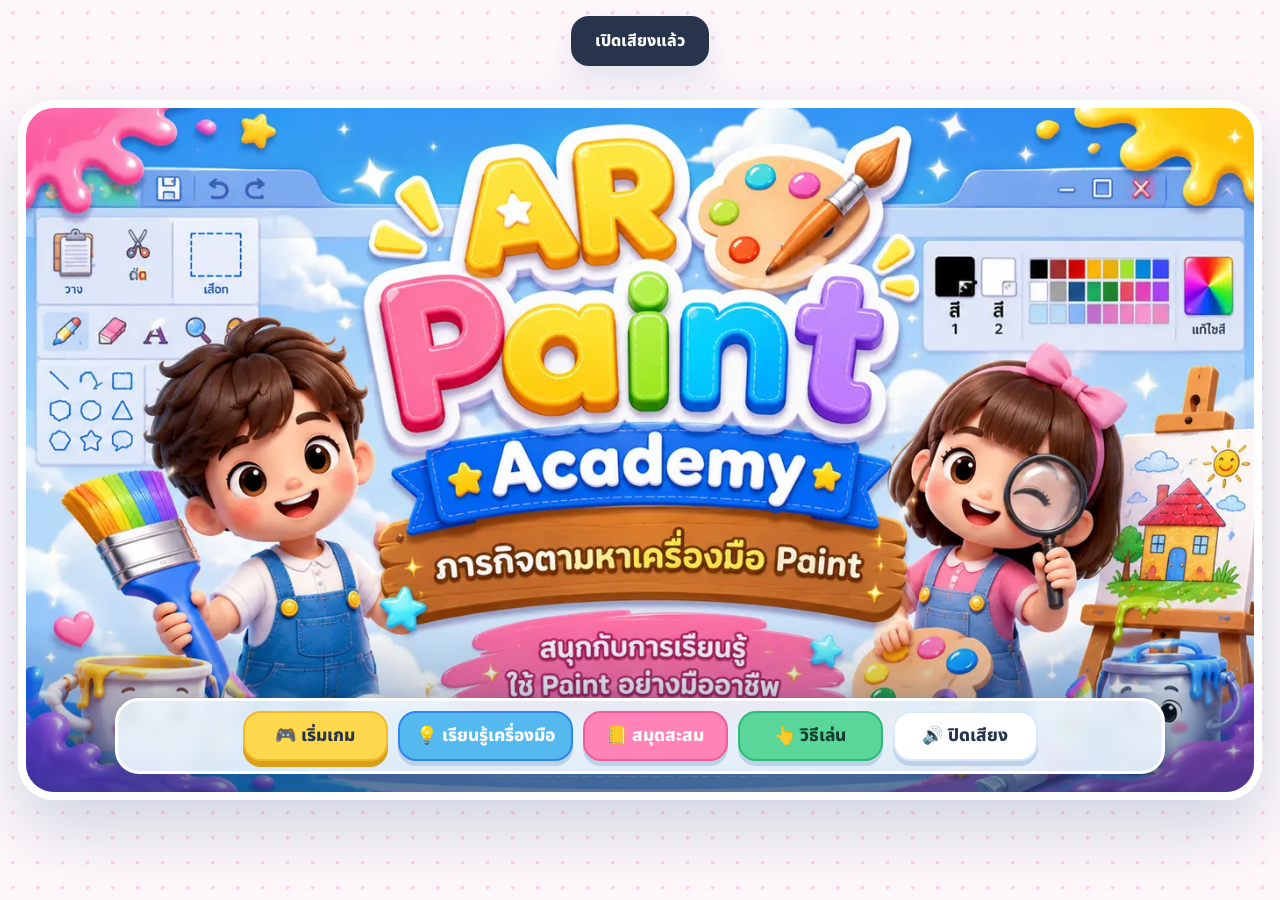
<file: games/AR Paint Academy/index.html>
<!doctype html>
<html lang="th">
<head>
<meta charset="utf-8">
<meta name="viewport" content="width=device-width,initial-scale=1,viewport-fit=cover">
<meta name="theme-color" content="#55b9ef">
<title>AR Paint Academy</title>
<style>
@import url('https://fonts.googleapis.com/css2?family=Mali:wght@400;600;700&family=Noto+Sans+Thai:wght@400;600;700;800&display=swap');
:root{--blue:#55b9ef;--blue2:#3185ef;--pink:#ff6cab;--yellow:#ffd84d;--ink:#26344d;--green:#31bd78;--red:#f15364;--card:#fff;--shadow:0 12px 30px #49709b27}
*{box-sizing:border-box}html,body{margin:0;min-height:100%;font-family:"Noto Sans Thai","Mali",sans-serif;color:var(--ink);background:#fff6fa}
body{min-height:100vh;background-color:#fff8fb;background-image:radial-gradient(#ffd4e3 2px,transparent 2px);background-size:25px 25px}
button{font:inherit;color:inherit;cursor:pointer;border:0}.hidden{display:none!important}.screen{display:none;min-height:100vh}.screen.active{display:flex}.round{border-radius:20px}.soft{box-shadow:var(--shadow)}
.btn{min-height:48px;padding:11px 20px;border-radius:18px;font-weight:800;background:#fff;border:2px solid #d9e9fb;box-shadow:0 5px 0 #bdd2e8;transition:.16s transform}.btn:hover{transform:translateY(-2px)}.btn:active{transform:translateY(3px);box-shadow:0 2px 0 #bdd2e8}.btn.primary{background:var(--yellow);border-color:#f2b92d;box-shadow:0 6px 0 #d99f18}.btn.pink{background:#ff83b7;color:#fff;border-color:#f25b99}.btn.blue{background:#55b9ef;color:#fff;border-color:#3185ef}.btn.green{background:#5bd69a;color:#173d2d;border-color:#2dbb77}.btn.danger{background:#ff808e;color:#fff;border-color:#e04b5d}.icon-btn{width:46px;height:46px;border-radius:15px;background:#fff;border:2px solid #d8e8f8;font-size:22px}.back-btn{width:auto;min-width:110px;padding:7px 13px;font-size:15px;font-weight:800;white-space:nowrap;color:#285287}
#toast{position:fixed;z-index:100;left:50%;top:16px;transform:translate(-50%,-120px);padding:13px 24px;background:#27344b;color:#fff;border-radius:18px;font-weight:800;box-shadow:var(--shadow);transition:.3s}#toast.show{transform:translate(-50%,0)}
#rotateTip{display:none;position:fixed;z-index:90;bottom:10px;left:50%;transform:translateX(-50%);background:#27344be8;color:#fff;padding:9px 15px;border-radius:16px;font-size:13px}
/* หน้าแรก */
#home{align-items:center;justify-content:center;padding:18px;overflow:hidden}
.home-card{width:min(1400px,98vw);aspect-ratio:16/9;background-image:url("[data-uri]");background-size:cover;background-position:center;border:8px solid #fff;border-radius:36px;box-shadow:0 28px 70px #5579a44b;overflow:hidden;position:relative}
.home-card:after{content:"";position:absolute;inset:auto 0 0;height:25%;background:linear-gradient(transparent,#17355b7a);pointer-events:none}
.menu{position:absolute;z-index:3;left:50%;bottom:18px;transform:translateX(-50%);width:min(1050px,94%);display:flex;justify-content:center;gap:10px;flex-wrap:wrap;padding:10px 14px;background:#eef8ffe8;border:3px solid #fff;border-radius:24px;box-shadow:0 12px 30px #17355b55;backdrop-filter:blur(7px)}.menu .btn{font-size:clamp(13px,1.35vw,18px);text-align:center;min-width:145px;padding:10px 16px}
/* ส่วนหัวร่วม */
.page{width:100%;min-height:100vh;flex-direction:column}.topbar{height:68px;display:flex;align-items:center;gap:12px;background:linear-gradient(90deg,#4a9dec,#61c9df,#5488ef);color:#fff;padding:8px 16px;box-shadow:0 5px 15px #4070a52c;z-index:20}.topbar .title{font-family:Mali;font-size:clamp(20px,3vw,31px);font-weight:800;flex:1;text-shadow:0 2px 0 #2866aa}.stats{display:flex;gap:7px;align-items:center}.stat{background:#fff;color:#285287;padding:7px 11px;border-radius:13px;font-weight:800;white-space:nowrap}
.content{width:min(1500px,98vw);margin:0 auto;padding:12px;flex:1}
/* เกม */
#game{background:#fff5f9}.mission{position:relative;background:#fffef2;border:4px solid #f3cc40;border-radius:24px;padding:12px 140px 12px 18px;min-height:82px;box-shadow:0 8px 0 #dcae2a;display:flex;align-items:center;gap:14px;margin-bottom:13px}.mission .target{font-size:28px}.mission-text{font-size:clamp(18px,2.2vw,28px);font-weight:800;text-align:center;flex:1}.mission .camera-btn{position:absolute;right:12px;top:12px}
.paint-window{background:#e8edf4;border:4px solid #fff;border-radius:25px;box-shadow:0 12px 25px #415d7c33;overflow:hidden;position:relative}.window-title{background:#d9e8ff;height:43px;padding:5px 12px;display:grid;grid-template-columns:minmax(225px,1fr) 1fr minmax(130px,1fr);align-items:center;gap:9px;font-weight:800}.window-title .doc-title{text-align:center}.quick-access{display:flex;align-items:center;gap:4px}.quick-access .tool{width:37px;min-height:31px;height:31px;padding:1px}.quick-access .tool .ico{font-size:20px}.quick-access .tool .tn{display:none}.app-icon{font-size:23px}.window-controls{display:flex;justify-content:flex-end;align-items:center;gap:3px}.window-control{position:relative;width:34px;height:31px;border:2px solid transparent;border-radius:7px;background:transparent;color:#895fc0;font-size:23px;line-height:1;font-weight:800}.window-control:hover{background:#fff;border-color:#a8c9eb}.window-control[data-tool="close"]:hover{background:#ffe5e8;border-color:#ee5a69;color:#d9364b}.window-control.correct{background:#d9ffea;border-color:#2bc174}.window-control.wrong{background:#ffe3e6;border-color:#ef5264;animation:shake .35s}.window-control.correct:after,.window-control.wrong:after{position:absolute;right:-6px;top:-9px;width:19px;height:19px;border-radius:50%;color:#fff;font-size:12px;display:grid;place-items:center}.window-control.correct:after{content:"✓";background:#25ba6d}.window-control.wrong:after{content:"✕";background:#ed4c60}
.paint-tabs{height:43px;background:#fafbfd;display:flex;align-items:stretch;border-bottom:1px solid #c8d3e0}.paint-tab{padding:8px 25px;background:transparent;font-weight:800;border-radius:0;border-right:1px solid #d9e0e8}.paint-tab.active{background:#fff;color:#256ec9;border-top:3px solid #2e7ae0}.paint-tab.file-tab{background:#2575d8;color:#fff}.paint-tab:hover{background:#e8f2ff;color:#245f9d}.paint-file-menu{position:absolute;z-index:30;top:86px;left:0;width:min(390px,90vw);background:#fff;border:2px solid #b8c7d9;box-shadow:8px 10px 25px #263e5a44;padding:10px;display:grid;gap:4px}.file-command{display:grid;grid-template-columns:40px 1fr auto;align-items:center;text-align:left;padding:9px 12px;background:#fff;border-radius:8px;font-weight:700}.file-command:hover{background:#eaf4ff}.file-command span:first-child{font-size:25px}.file-command.danger{color:#c33345}
.ribbon{background:#fff;border-top:1px solid #c7d2df;border-bottom:5px solid #cdd9e7;display:flex;overflow-x:auto;padding:6px 7px;gap:0;min-height:154px;scrollbar-color:#a9c0d7 transparent}.group{display:flex;gap:2px;align-items:center;padding:3px 9px 25px;border-right:1px solid #cbd5e0;position:relative;flex-shrink:0;min-width:max-content}.group-title{position:absolute;bottom:1px;left:0;right:0;text-align:center;font-size:11px;font-weight:800;color:#4d79a5;border-radius:7px}.learn-ribbon .group-title{cursor:pointer}.learn-ribbon .group-title:hover{background:#fff0a4;color:#a36400}.tool-stack{display:grid;grid-template-columns:repeat(2,58px);gap:2px}.tool-stack.three{grid-template-columns:repeat(3,54px)}.image-stack,.clip-stack{display:grid;grid-template-columns:78px;gap:0}.image-stack .tool,.clip-stack .tool{width:78px;min-height:34px;display:grid;grid-template-columns:28px 1fr;text-align:left}.image-stack .tool .ico,.clip-stack .tool .ico{font-size:18px}.shape-grid{display:grid;grid-template-columns:repeat(7,31px);gap:1px;padding:3px;border:1px solid #bfd0e0;background:#f7fbff}.shape-mini{width:31px!important;height:30px;min-height:30px!important;border-radius:3px;font-size:22px;color:#226aa6;padding:0;line-height:1;background:#fff}.shape-mini .tn{display:none}.shape-mini .ico{font-size:20px}.color-zone{display:grid;grid-template-columns:55px 55px 174px 58px;align-items:center;gap:4px}.swatches{display:grid;grid-template-columns:repeat(8,20px);gap:2px;padding:3px;background:#f2f5f8;border-radius:4px}.swatch{width:20px;height:20px;border:1px solid #9faab6;border-radius:1px}.ribbon-large{width:73px!important;min-height:108px!important}.view-group{display:flex;align-items:center;gap:7px;padding:7px 15px 27px;min-width:210px}.view-command{min-width:70px;min-height:86px;background:#fff;border:2px solid transparent;border-radius:8px;font-weight:700}.view-command:hover{background:#eaf5ff;border-color:#8dc8f2}.view-command .vico{display:block;font-size:30px}.view-checks{display:grid;gap:6px;font-size:12px}.view-checks label{white-space:nowrap}.doc-title[data-component]{cursor:help}.doc-title[data-component]:hover{background:#fff7b8;border-radius:8px}
.tool{position:relative;width:58px;min-height:52px;border-radius:8px;background:#fff;border:2px solid transparent;padding:3px 2px;display:flex;flex-direction:column;align-items:center;justify-content:center;gap:2px;transition:.14s}.tool:hover,.tool.hovered{background:#eef8ff;border-color:#82c9f4;transform:translateY(-1px)}.tool .ico{font-size:27px;line-height:1}.tool .tn{font-size:10px;font-weight:800;line-height:1.05}.tool[data-tool="crop"] .ico{font-family:Arial,sans-serif;color:#356ea8;font-weight:900}.tool[data-tool="eraser"] .ico{color:#e94f66;display:inline-block;transform:rotate(-35deg)}.tool[data-tool="text"] .ico{font-family:Georgia,serif;color:#172d55;font-weight:800}.tool.correct{background:#d9ffea;border-color:#2bc174;animation:pop .4s}.tool.correct:after{content:"✓";position:absolute;right:-5px;top:-8px;background:#25ba6d;color:#fff;width:24px;height:24px;border-radius:50%;font-weight:900}.tool.wrong{background:#ffe3e6;border-color:#ef5264;animation:shake .35s}.tool.wrong:after{content:"✕";position:absolute;right:-5px;top:-8px;background:#ed4c60;color:#fff;width:24px;height:24px;border-radius:50%;font-weight:900}.tool.hint{animation:pulse 1s infinite;background:#fff2a6;border-color:#f3b900}
.workspace{display:grid;grid-template-columns:minmax(0,1fr) 250px;gap:10px;padding:13px;background:#e4e8ee}.canvas-wrap{background:#fff;border:2px solid #aab7c5;border-radius:12px;min-height:330px;position:relative;overflow:hidden}.canvas-wrap.grid-on:after{content:"";position:absolute;inset:0;pointer-events:none;background-image:linear-gradient(#7ebbe733 1px,transparent 1px),linear-gradient(90deg,#7ebbe733 1px,transparent 1px);background-size:20px 20px}#paintCanvas{display:block;width:100%;height:100%;min-height:330px;touch-action:none}.tip-panel{background:#fff;border:3px solid #f3cb43;border-radius:20px;padding:14px;min-height:180px;box-shadow:6px 7px 0 #8998a544}.tip-panel h3{margin:0 0 6px;color:#d63b80}.tip-panel p{margin:5px 0;font-size:14px}.statusbar{min-height:44px;background:#f8fafc;display:grid;grid-template-columns:1fr 1fr 1fr;padding:0;font-size:13px;border-top:1px solid #cbd5df}.status-part{display:flex;align-items:center;justify-content:center;gap:7px;padding:9px 12px;font-weight:700;white-space:nowrap}.status-part+.status-part{border-left:1px solid #cbd5df}.status-zoom{gap:9px}.zoom-track{display:inline-block;width:82px;height:5px;border-radius:9px;background:#c8d0da;position:relative}.zoom-track:after{content:"";position:absolute;width:13px;height:13px;border-radius:50%;background:#367ce8;left:52%;top:50%;transform:translate(-50%,-50%)}
#cameraBox{position:fixed;z-index:72;inset:0;width:100vw;height:100vh;overflow:hidden;background:transparent;pointer-events:none}#camVideo{position:fixed;width:1px;height:1px;left:-10px;top:-10px;opacity:0;visibility:hidden}#handCanvas{position:fixed;z-index:73;inset:0;width:100vw;height:100vh;pointer-events:none;filter:drop-shadow(0 0 6px #087be8)}.cam-label{display:none}
#cursorRing{position:fixed;z-index:80;pointer-events:none;width:48px;height:48px;border-radius:50%;transform:translate(-50%,-50%);display:none;background:conic-gradient(#ffd43f var(--p,0%),#ffffff88 0);filter:drop-shadow(0 0 7px #fff)}#cursorRing:after{content:"";position:absolute;inset:8px;border-radius:50%;background:#ffe85b;border:3px solid #fff;box-shadow:0 0 18px 8px #ffe85b99}#hoverTooltip{position:fixed;z-index:120;width:310px;max-width:calc(100vw - 24px);pointer-events:none;background:#fff;color:#26344d;border:4px solid #f2c83e;border-radius:18px;padding:13px 15px;box-shadow:7px 8px 0 #7d89955c;font-size:13px;line-height:1.5;opacity:0;transform:translateY(7px) scale(.97);transition:.14s}#hoverTooltip.show{opacity:1;transform:translateY(0) scale(1)}#hoverTooltip b{display:block;color:#3038a8;font-size:16px;border-bottom:1px solid #d9e2ef;padding-bottom:6px;margin-bottom:5px}#hoverTooltip .tip-example{display:block;margin-top:7px;padding:7px 9px;background:#eef6ff;border:1px solid #bdd8fa;border-radius:10px;color:#224f96;font-weight:700}
.feedback{position:absolute;z-index:15;left:50%;top:54%;transform:translate(-50%,-50%) scale(.6);opacity:0;background:#fff;border:4px solid var(--green);border-radius:22px;padding:15px 30px;font-size:30px;font-weight:900;transition:.25s}.feedback.show{opacity:1;transform:translate(-50%,-50%) scale(1)}.feedback.bad{border-color:var(--red)}
/* หน้ารายการ */
.panel-page{background:#eef9ff}.panel-box{background:#fff;border:6px solid #fff;border-radius:30px;box-shadow:var(--shadow);padding:20px;min-height:75vh}.section-head{display:flex;gap:12px;align-items:center;margin-bottom:12px}.section-head h2{flex:1;margin:0;font:800 clamp(25px,4vw,39px) Mali;color:#287cbe}
.level-grid{display:grid;grid-template-columns:repeat(auto-fit,minmax(210px,1fr));gap:14px}.level-card{padding:18px;border-radius:24px;border:3px solid #d9eaf8;background:linear-gradient(145deg,#fff,#eff9ff);text-align:left;min-height:165px}.level-card h3{margin:5px 0;color:#236ab0}.level-card.locked{filter:grayscale(1);opacity:.62}.stars{font-size:26px;color:#ffc62e}
.collection-progress{height:24px;background:#e6edf5;border-radius:99px;overflow:hidden;margin:12px 0}.collection-progress div{height:100%;background:linear-gradient(90deg,#53bee9,#ff75b4,#ffd94b);transition:.4s}.cards{display:grid;grid-template-columns:repeat(auto-fill,minmax(180px,1fr));gap:13px}.collect-card{position:relative;padding:14px;border-radius:20px;background:#fff;border:3px solid #d9eaf8;min-height:180px}.collect-card .big{font-size:43px}.collect-card h3{margin:3px 0;font-size:16px}.collect-card p{font-size:12px;margin:4px 0}.collect-card.locked{background:#e9edf1;color:#8a929d;filter:grayscale(1)}.collect-card.locked .big{filter:blur(4px)}.lock{position:absolute;right:12px;top:12px;font-size:24px}
.learn-layout{display:block;height:100%;min-height:0}.learn-paint{height:100%;min-height:0;border:3px solid #c8d9e9;border-radius:20px;overflow:hidden;position:relative;background:#e7ebf1;display:flex;flex-direction:column}.learn-paint>.window-title,.learn-paint>.paint-tabs,.learn-paint>.ribbon,.learn-paint>.statusbar{flex:0 0 auto}.learn-paint>.canvas-wrap{flex:1 1 auto;min-height:0!important;overflow:auto!important;margin:8px!important;scrollbar-color:#91abc6 #edf3f8;scrollbar-width:auto}.learn-paint>.canvas-wrap::-webkit-scrollbar{width:14px;height:14px}.learn-paint>.canvas-wrap::-webkit-scrollbar-track{background:#edf3f8}.learn-paint>.canvas-wrap::-webkit-scrollbar-thumb{background:#91abc6;border:3px solid #edf3f8;border-radius:10px}#learnCanvas{display:block;width:100%;height:430px;min-height:430px}.component-highlight{outline:4px dashed #f0a52b!important;outline-offset:-5px;background-color:#fff8cf!important;box-shadow:inset 0 0 0 3px #fff3a8!important}.canvas-wrap.component-highlight{background-color:#fffbed!important}.learn-info{display:none}.component-card{background:linear-gradient(145deg,#fff,#fff9d9);border:4px solid #f3cb43;border-radius:22px;padding:16px}.component-card h2{color:#286fc2}.component-map{display:grid;grid-template-columns:repeat(4,minmax(110px,1fr));gap:7px;margin-top:6px}.component-chip{padding:8px;background:#eef7ff;border:2px solid #b9dcf7;border-radius:12px;font-size:12px;font-weight:800}.learn-status .status-part{cursor:help}
#learn .content{height:calc(100dvh - 68px);min-height:0;padding:8px}#learn .panel-box{height:100%;min-height:0;padding:8px;border-width:4px}#learn .learn-paint>.canvas-wrap{overflow-x:auto!important;overflow-y:scroll!important}
#game .content{height:calc(100dvh - 68px);min-height:0;padding:8px;display:flex;flex-direction:column}#game .mission{flex:0 0 auto;margin-bottom:8px}#game .paint-window{flex:1 1 auto;min-height:0;display:flex;flex-direction:column}#game .paint-window>.window-title,#game .paint-window>.paint-tabs,#game .paint-window>.ribbon,#game .paint-window>.statusbar{flex:0 0 auto}#game .paint-window>.workspace{flex:1 1 auto;min-height:0;overflow:hidden}#game .workspace>.canvas-wrap{min-height:0;overflow-x:auto;overflow-y:scroll;scrollbar-color:#91abc6 #edf3f8}#game #paintCanvas{height:430px;min-height:430px}
.modal{position:fixed;z-index:70;inset:0;background:#22334cbb;display:flex;align-items:center;justify-content:center;padding:15px}.modal-card{background:#fff;width:min(650px,95vw);max-height:90vh;overflow:auto;border-radius:28px;padding:25px;border:7px solid #dff3ff;box-shadow:0 25px 80px #15243d77}.modal-card h2{font-family:Mali;color:#247dbe}.modal-actions{display:flex;gap:9px;flex-wrap:wrap;margin-top:18px}
.summary-grid{display:grid;grid-template-columns:repeat(3,1fr);gap:10px}.sum{padding:14px;background:#f1f9ff;border-radius:17px;text-align:center}.sum b{font-size:25px;color:#287cc0}.new-tools{display:flex;gap:9px;flex-wrap:wrap}.new-chip{background:#fff3b5;padding:8px 12px;border-radius:14px}
.certificate{width:900px;max-width:100%;aspect-ratio:1.414;background:linear-gradient(135deg,#e9f8ff,#fff,#fff3c8);border:14px double #3e9ce3;padding:5%;text-align:center;display:flex;flex-direction:column;justify-content:center}.certificate h1{font:800 46px Mali;color:#167bbd}.certificate .medal{font-size:80px}
.confetti{position:fixed;z-index:99;pointer-events:none;animation:fall 1.05s ease-out forwards;font-size:22px}
.loading{position:fixed;z-index:110;inset:0;background:#eaf8ffea;display:flex;align-items:center;justify-content:center;flex-direction:column;font-weight:800}.spinner{width:65px;height:65px;border:8px solid #cfefff;border-top-color:#ff5da0;border-radius:50%;animation:spin .8s linear infinite}
@keyframes spin{to{transform:rotate(360deg)}}@keyframes pop{50%{transform:scale(1.12)}}@keyframes shake{25%{transform:translateX(-7px)}75%{transform:translateX(7px)}}@keyframes pulse{50%{box-shadow:0 0 0 10px #ffd94b55}}@keyframes fall{to{transform:translate(var(--x),90vh) rotate(500deg);opacity:0}}
@media(max-width:900px){.menu{bottom:8px;padding:7px}.menu .btn{min-width:125px;min-height:41px;padding:7px 10px}.stats .stat:nth-child(-n+2){display:none}.workspace{grid-template-columns:1fr}.tip-panel{display:none}.mission{padding-right:112px}.ribbon{min-height:145px}.summary-grid{grid-template-columns:repeat(2,1fr)}.window-title{grid-template-columns:200px 1fr 90px}.learn-info{grid-template-columns:65px 1fr}.learn-info .learn-icon{grid-row:1/4}.learn-info #learnDesc,.learn-info #learnUse,.learn-info #learnExample,.learn-actions{grid-column:1/3}.component-map{grid-template-columns:repeat(2,1fr)}}
@media(max-width:560px){#home{padding:5px}.home-card{border-radius:20px;border-width:4px}.menu{width:98%;gap:5px;bottom:4px;padding:5px}.menu .btn{min-width:104px;font-size:11px;min-height:34px;padding:4px 7px;border-radius:11px}.topbar{height:auto;flex-wrap:wrap}.topbar .title{font-size:18px}.stats{order:3;width:100%;justify-content:center}.stat{padding:5px 7px;font-size:12px}.content{padding:5px}.mission{padding:8px 85px 8px 8px;min-height:74px}.mission-text{font-size:16px}.mission .camera-btn{font-size:0;width:65px}.mission .camera-btn:before{content:"📷";font-size:22px}.ribbon{min-height:140px}.tool .ico{font-size:24px}.tool .tn{font-size:9px}.canvas-wrap,#paintCanvas{min-height:260px}.statusbar{font-size:9px}.status-part{padding:7px 3px;gap:3px}.zoom-track{width:34px}.panel-box{padding:12px}.section-head{flex-wrap:wrap}.cards{grid-template-columns:repeat(2,1fr)}.summary-grid{grid-template-columns:1fr 1fr}.window-title{grid-template-columns:170px 1fr 55px}.doc-title{font-size:11px}.paint-tab{padding:8px 16px}.learn-info{display:none}.learn-info .learn-icon{float:left;margin-right:12px}.learn-actions{clear:both}}
/* จัดเต็มพื้นที่หน้าจอและเลื่อนเฉพาะส่วนที่จำเป็นบนทุกอุปกรณ์ */
#game.active{height:100dvh;min-height:0;overflow:hidden}
#game.active>.topbar{flex:0 0 auto}
#game.active>.content{flex:1 1 auto;height:auto;min-height:0}
button,.btn,.tool,.paint-tab,.window-control{touch-action:manipulation}
@media(max-width:700px){
 .menu .btn{min-height:44px}
 #game .topbar{padding:5px 7px;gap:5px}
 #game .topbar .btn{min-height:40px;padding:6px 9px}
 #game .topbar .title{font-size:17px}
 #game .stats{gap:4px;overflow-x:auto;justify-content:flex-start}
 #game .stat{font-size:11px;padding:5px 7px}
 #game .content{width:100%;padding:5px}
 #game .mission{min-height:62px;border-width:3px;border-radius:17px;padding:7px 68px 7px 6px}
 #game .mission .target{font-size:20px}
 #game .mission-text{font-size:15px}
 #game .mission .camera-btn{right:6px;top:7px;width:55px;min-height:44px}
 #game .paint-window{border-width:2px;border-radius:15px}
 #game .window-title{height:38px;grid-template-columns:120px 1fr 100px;padding:3px 5px}
 #game .paint-tabs{height:39px}
 #game .paint-tab{min-height:39px;padding:6px 14px}
 #game .ribbon{min-height:128px;padding:3px}
 #game .workspace{padding:5px}
 #game #paintCanvas{height:340px;min-height:340px;min-width:720px}
 #game .statusbar{min-height:36px}
 #cameraBox{width:100vw;height:100vh;inset:0}
}
@media(max-width:430px){
 #game .topbar .title{display:none}
 #game .window-title{grid-template-columns:105px 1fr 94px}
 #game .quick-access .tool{width:32px}
 #game .window-control{width:29px}
 #game #paintCanvas{min-width:660px}
}
@media(orientation:portrait) and (max-width:800px){#rotateTip{display:block}}
</style>
</head>
<body>
<div id="toast"></div><div id="rotateTip">📱 แนะนำให้หมุนหน้าจอเป็นแนวนอนเพื่อเล่นได้สะดวกขึ้น</div><div id="cursorRing"></div><div id="hoverTooltip"></div>

<!-- หน้าแรก -->
<section id="home" class="screen active">
  <div class="home-card">
    <div class="menu">
      <button class="btn primary" data-action="levels">🎮 เริ่มเกม</button>
      <button class="btn blue" data-action="learn">💡 เรียนรู้เครื่องมือ</button>
      <button class="btn pink" data-action="collection">📒 สมุดสะสม</button>
      <button class="btn green" data-action="how">👆 วิธีเล่น</button>
      <button class="btn" data-action="sound">🔊 <span class="sound-label">เปิดเสียง</span></button>
    </div>
  </div>
</section>

<!-- เลือกด่าน -->
<section id="levels" class="screen page panel-page">
  <header class="topbar"><button class="icon-btn back-btn" data-action="home">← กลับ</button><div class="title">เลือกภารกิจ Paint Academy</div><button class="btn" data-action="sound">🔊</button></header>
  <main class="content"><div class="panel-box"><div class="section-head"><h2>🎯 เลือกด่าน</h2><span id="bestLabel"></span></div><div id="levelGrid" class="level-grid"></div></div></main>
</section>

<!-- หน้าเกม -->
<section id="game" class="screen page">
  <header class="topbar">
    <button class="icon-btn back-btn" data-action="home">← กลับ</button><div class="title">AR Paint Academy</div>
    <div class="stats"><span class="stat" id="lvStat">ด่าน 1</span><span class="stat" id="qStat">ข้อ 1/10</span><span class="stat" id="scoreStat">⭐ 0</span><span class="stat" id="comboStat">Combo 0</span><span class="stat" id="timeStat">⏱ 00:00</span></div>
    <button class="icon-btn" data-action="pause">⏸</button>
  </header>
  <main class="content">
    <div class="mission"><span class="target">🎯</span><div id="missionText" class="mission-text">ภารกิจ</div><button id="cameraBtn" class="btn camera-btn" data-action="camera">📷 เปิดกล้อง</button></div>
    <div class="paint-window">
      <div class="window-title"><div id="gameQuick" class="quick-access"></div><span class="doc-title">ผลงานของฉัน — Paint Academy</span><div class="window-controls"><button class="window-control" data-tool="minimize" aria-label="ย่อโปรแกรม">−</button><button class="window-control" data-tool="maximize" aria-label="ขยายเต็มจอ">□</button><button class="window-control" data-tool="close" aria-label="ปิดโปรแกรม">✕</button></div></div>
      <div id="gameTabs" class="paint-tabs"></div>
      <div id="gameFileMenu" class="paint-file-menu hidden"></div>
      <div id="gameRibbon" class="ribbon"></div>
      <div class="workspace">
        <div class="canvas-wrap"><canvas id="paintCanvas" width="900" height="430"></canvas><div id="feedback" class="feedback">ถูกต้อง!</div></div>
        <aside id="tipPanel" class="tip-panel"><h3>💡 คำใบ้</h3><p>อ่านภารกิจ แล้วค้นหาเครื่องมือจากแถบริบบอนด้านบน</p><p><b>โหมดปกติ:</b> คลิกหรือแตะเครื่องมือ</p><p><b>โหมด AR:</b> ใช้นิ้วชี้ค้าง 0.8 วินาที</p></aside>
      </div>
      <div class="statusbar"><span class="status-part">▧ ขนาดภาพ: 900 × 430 px</span><span class="status-part">▤ ขนาดไฟล์: 230.4 KB</span><span class="status-part status-zoom" id="canvasStatus">100%　− <i class="zoom-track"></i> ＋</span></div>
      <div id="cameraBox" class="hidden"><video id="camVideo" autoplay playsinline muted></video><canvas id="handCanvas" width="640" height="480"></canvas><span class="cam-label">AR Hand Tracking</span></div>
    </div>
  </main>
</section>

<!-- เรียนรู้ -->
<section id="learn" class="screen page panel-page">
  <header class="topbar"><button class="icon-btn back-btn" data-action="home">← กลับเมนู</button><div class="title">เรียนรู้เครื่องมือ Paint</div><button class="btn" data-action="sound">🔊</button></header>
  <main class="content"><div class="panel-box learn-layout">
    <div class="learn-paint">
      <div class="window-title"><div id="learnQuick" class="quick-access" data-component="quick"></div><span class="doc-title" data-component="title">ไม่มีชื่อ — Paint Academy</span><div class="window-controls"><button class="window-control" data-tool="minimize" aria-label="ย่อโปรแกรม">−</button><button class="window-control" data-tool="maximize" aria-label="ขยายเต็มจอ">□</button><button class="window-control" data-tool="close" aria-label="ปิดโปรแกรม">✕</button></div></div>
      <div id="learnTabs" class="paint-tabs"></div>
      <div id="learnFileMenu" class="paint-file-menu hidden"></div>
      <div id="learnRibbon" class="ribbon learn-ribbon" data-component="ribbon"></div>
      <div class="canvas-wrap" style="margin:12px"><canvas id="learnCanvas" width="900" height="430"></canvas></div>
      <div class="statusbar learn-status"><span class="status-part" data-component="statusImage">▧ ขนาดภาพ: 900 × 430 px</span><span class="status-part" data-component="statusFile">▤ ขนาดไฟล์: 230.4 KB</span><span class="status-part status-zoom" data-component="statusZoom">100%　− <i class="zoom-track"></i> ＋</span></div>
    </div>
    <aside class="learn-info"><div id="learnIcon" class="learn-icon">✏️</div><h2 id="learnName">ดินสอ</h2><h3 id="learnEn">Pencil</h3><p id="learnDesc"></p><p id="learnUse"></p><p id="learnExample"></p><div class="learn-actions"><button class="btn" data-action="prevTool">← ก่อนหน้า</button><button class="btn primary" data-action="tryTool">ทดลองใช้</button><button class="btn" data-action="nextTool">ถัดไป →</button><button class="btn pink" data-action="home">กลับหน้าแรก</button></div></aside>
  </div></main>
</section>

<!-- สมุดสะสม -->
<section id="collection" class="screen page panel-page">
  <header class="topbar"><button class="icon-btn back-btn" data-action="home">← กลับ</button><div class="title">สมุดสะสมเครื่องมือ</div></header>
  <main class="content"><div class="panel-box"><div class="section-head"><h2>📒 เครื่องมือของฉัน</h2><b id="collectionCount">0/20</b><button class="btn danger" data-action="clearCollection">🗑️ ล้างสมุดสะสม</button><button class="btn primary" data-action="home">← กลับเมนู</button></div><div class="collection-progress"><div id="collectionBar"></div></div><div id="collectionCards" class="cards"></div></div></main>
</section>

<!-- โมดัล -->
<div id="modal" class="modal hidden"><div class="modal-card"><div id="modalBody"></div><div id="modalActions" class="modal-actions"></div></div></div>
<div id="loading" class="loading hidden"><div class="spinner"></div><p id="loadingText">กำลังเตรียมระบบตรวจจับมือ...</p></div>

<script>
"use strict";
/* ========================= ข้อมูลเครื่องมือ ========================= */
const TOOLS=[
 {id:"clipboard",th:"คลิปบอร์ด",en:"Clipboard",icon:"📋",group:"คลิปบอร์ด",desc:"รวมคำสั่งตัด คัดลอก และวางส่วนของภาพ",use:"เลือกส่วนของภาพก่อน แล้วจึงคัดลอกหรือวาง",ex:"คัดลอกดวงดาวเพิ่มอีกหนึ่งดวง"},
 {id:"cut",th:"ตัด",en:"Cut",icon:"✂️",group:"คลิปบอร์ด",desc:"ตัดส่วนที่เลือกออกและเก็บไว้ในคลิปบอร์ด",use:"เลือกพื้นที่ก่อน แล้วกดตัด",ex:"ตัดรูปดาวออกเพื่อนำไปวางที่ใหม่"},
 {id:"select",th:"เลือก",en:"Select",icon:"⬚",group:"รูปภาพ",desc:"เลือกพื้นที่หรือวัตถุเฉพาะส่วน",use:"ลากกรอบครอบส่วนที่ต้องการ",ex:"เลือกบ้านเพื่อย้ายตำแหน่ง"},
 {id:"crop",th:"ครอบตัด",en:"Crop",icon:"⌗",group:"รูปภาพ",desc:"ตัดขอบและเก็บเฉพาะส่วนที่เลือก",use:"เลือกพื้นที่แล้วกดครอบตัด",ex:"ตัดพื้นที่ว่างรอบภาพออก"},
 {id:"resize",th:"ปรับขนาด",en:"Resize",icon:"↔️",group:"รูปภาพ",desc:"ย่อหรือขยายขนาดภาพ",use:"กำหนดความกว้างและความสูงใหม่",ex:"ย่อรูปให้พอดีกับใบงาน"},
 {id:"rotate",th:"หมุน",en:"Rotate",icon:"🔄",group:"รูปภาพ",desc:"หมุนหรือกลับด้านภาพ",use:"เลือกมุมหมุนที่ต้องการ",ex:"หมุนภาพ 90 องศา"},
 {id:"pencil",th:"ดินสอ",en:"Pencil",icon:"✏️",group:"เครื่องมือ",desc:"วาดเส้นอิสระเส้นเล็ก",use:"กดค้างแล้วลากบนพื้นที่วาดภาพ",ex:"วาดเส้นผมและรายละเอียดเล็ก ๆ"},
 {id:"fill",th:"ถังสี",en:"Fill Color",icon:"🪣",group:"เครื่องมือ",desc:"เทสีลงในบริเวณของรูปที่ต้องการระบาย",use:"เลือกสี แล้วคลิกด้านในของรูป",ex:"เติมสีเหลืองให้ดวงอาทิตย์"},
 {id:"text",th:"ข้อความ",en:"Text",icon:"A",group:"เครื่องมือ",desc:"พิมพ์ตัวอักษรลงในภาพ",use:"คลิกพื้นที่ วาดกรอบ แล้วพิมพ์ข้อความ",ex:"พิมพ์ชื่อของตนเอง"},
 {id:"eraser",th:"ยางลบ",en:"Eraser",icon:"▰",group:"เครื่องมือ",desc:"ลบส่วนของภาพที่ไม่ต้องการ",use:"ลากยางลบผ่านส่วนที่ต้องการลบ",ex:"ลบเส้นที่วาดเกิน"},
 {id:"picker",th:"หลอดดูดสี",en:"Color Picker",icon:"💉",group:"เครื่องมือ",desc:"เลือกสีจากสีที่มีอยู่ในภาพ",use:"คลิกสีในภาพเพื่อนำมาใช้",ex:"ดูดสีเขียวจากใบไม้"},
 {id:"magnifier",th:"แว่นขยาย",en:"Magnifier",icon:"🔎",group:"เครื่องมือ",desc:"ขยายดูรายละเอียดของภาพ",use:"คลิกบริเวณที่ต้องการซูม",ex:"ซูมดูขอบรูปให้ชัด"},
 {id:"brush",th:"แปรง",en:"Brush",icon:"🖌️",group:"แปรง",desc:"วาดเส้นหลากหลายลักษณะ",use:"เลือกชนิดแปรง สี และขนาดแล้วลาก",ex:"วาดก้อนเมฆนุ่ม ๆ"},
 {id:"shapes",th:"รูปร่าง",en:"Shapes",icon:"⭐",group:"รูปร่าง",desc:"วาดรูปทรงสำเร็จรูป",use:"เลือกรูปร่างแล้วลากให้ได้ขนาด",ex:"ใช้สี่เหลี่ยมและสามเหลี่ยมวาดบ้าน"},
 {id:"size",th:"ขนาดเส้น",en:"Size",icon:"☰",group:"รูปร่าง",desc:"กำหนดความหนาของเส้นหรือแปรง",use:"เลือกเส้นบางหรือหนาตามงาน",ex:"ใช้เส้นหนาวาดถนน"},
 {id:"color1",th:"สี 1",en:"Color 1",icon:"⬛",group:"สี",desc:"สีหลักสำหรับวาดด้วยปุ่มซ้ายหรือการแตะ",use:"เลือกช่องสี 1 แล้วเลือกสี",ex:"ตั้งสีหลักเป็นสีน้ำเงิน"},
 {id:"color2",th:"สี 2",en:"Color 2",icon:"⬜",group:"สี",desc:"สีรองหรือสีพื้นหลัง",use:"เลือกช่องสี 2 แล้วเลือกสี",ex:"ตั้งสีรองเป็นสีขาว"},
 {id:"editcolors",th:"แก้ไขสี",en:"Edit Colors",icon:"🌈",group:"สี",desc:"สร้างหรือเลือกสีเพิ่มเติมอย่างละเอียด",use:"เปิดหน้าต่างสีแล้วปรับเฉด",ex:"สร้างสีชมพูพาสเทล"},
 {id:"save",th:"บันทึก",en:"Save",icon:"💾",group:"ด่วน",desc:"บันทึกผลงานไว้ใช้งานครั้งต่อไป",use:"เลือกชื่อไฟล์และชนิดไฟล์",ex:"บันทึกภาพเป็น PNG"},
 {id:"undo",th:"ย้อนกลับ",en:"Undo",icon:"↶",group:"ด่วน",desc:"ยกเลิกคำสั่งล่าสุด",use:"กดหนึ่งครั้งเพื่อย้อนหนึ่งขั้น",ex:"ย้อนเส้นที่วาดผิด"},
 {id:"redo",th:"ทำซ้ำ",en:"Redo",icon:"↷",group:"ด่วน",desc:"นำคำสั่งที่ย้อนกลับมาใช้อีกครั้ง",use:"ใช้หลังคำสั่งย้อนกลับ",ex:"นำเส้นที่ยกเลิกกลับมา"},
 {id:"copy",th:"คัดลอก",en:"Copy",icon:"📄",group:"คลิปบอร์ด",desc:"ทำสำเนาส่วนที่เลือก",use:"เลือกภาพแล้วกดคัดลอก",ex:"คัดลอกดอกไม้"},
 {id:"paste",th:"วาง",en:"Paste",icon:"📑",group:"คลิปบอร์ด",desc:"วางสิ่งที่คัดลอกไว้",use:"คัดลอกก่อนแล้วกดวาง",ex:"วางดอกไม้เพิ่ม"},
 {id:"line",th:"เส้นตรง",en:"Line",icon:"╱",group:"รูปร่าง",desc:"วาดเส้นตรง",use:"ลากจากจุดเริ่มไปจุดสิ้นสุด",ex:"วาดเส้นถนน"},
 {id:"curve",th:"เส้นโค้ง",en:"Curve",icon:"〰️",group:"รูปร่าง",desc:"วาดและดัดเส้นให้โค้ง",use:"วาดเส้นแล้วลากจุดดัด",ex:"วาดก้อนเมฆ"},
 {id:"rectangle",th:"สี่เหลี่ยม",en:"Rectangle",icon:"▭",group:"รูปร่าง",desc:"วาดรูปสี่เหลี่ยม",use:"ลากจากมุมหนึ่งสู่อีกมุม",ex:"วาดตัวบ้าน"},
 {id:"triangle",th:"สามเหลี่ยม",en:"Triangle",icon:"△",group:"รูปร่าง",desc:"วาดรูปสามเหลี่ยม",use:"ลากกำหนดขนาดของรูป",ex:"วาดหลังคาบ้าน"},
 {id:"oval",th:"วงรี",en:"Oval",icon:"◯",group:"รูปร่าง",desc:"วาดวงกลมหรือวงรี",use:"ลากพร้อมกด Shift เพื่อวงกลมสมบูรณ์",ex:"วาดดวงอาทิตย์"},
 {id:"minimize",th:"ย่อโปรแกรม",en:"Minimize",icon:"−",group:"ปุ่มหน้าต่าง",desc:"ย่อหน้าต่างโปรแกรมลงไปไว้ที่แถบงาน",use:"คลิกเครื่องหมายลบที่มุมขวาบน",ex:"พักหน้าต่าง Paint ไว้ชั่วคราว"},
 {id:"maximize",th:"ขยายเต็มจอ",en:"Maximize",icon:"□",group:"ปุ่มหน้าต่าง",desc:"ขยายหน้าต่างโปรแกรมให้เต็มพื้นที่หน้าจอ",use:"คลิกปุ่มรูปสี่เหลี่ยมที่มุมขวาบน",ex:"เพิ่มพื้นที่สำหรับวาดภาพ"},
 {id:"close",th:"ปิดโปรแกรม",en:"Close",icon:"✕",group:"ปุ่มหน้าต่าง",desc:"ปิดหน้าต่างโปรแกรม Paint",use:"คลิกเครื่องหมาย X ที่มุมขวาบน",ex:"ปิดโปรแกรมเมื่อทำงานเสร็จ"}
];
const toolMap=Object.fromEntries(TOOLS.map(t=>[t.id,t]));
const L=(prompt,answer,hint,demo=answer)=>({prompt,answer,hint,demo});
/* คลังคำถาม 3 ด่าน: ด่าน 1 สุ่ม 10 ข้อจาก 15 ข้อ */
const LEVELS=[
 {name:"คำสั่งพื้นฐาน",icon:"✏️",playCount:10,qs:[
  L("วาดด้วยดินสอ ใช้เครื่องมือใด","pencil","มองหารูปดินสอ"),
  L("พิมพ์ข้อความ ใช้เครื่องมือใด","text","มองหาตัว A"),
  L("ลบเส้นที่วาดผิด ใช้เครื่องมือใด","eraser","มองหารูปยางลบ"),
  L("เทสีเหลืองลงในดวงอาทิตย์ ใช้เครื่องมือใด","fill","มองหารูปถังสี"),
  L("ดูดสีจากใบไม้มาใช้ ต้องใช้เครื่องมือใด","picker","มองหารูปหลอดดูดสี"),
  L("ขยายภาพให้มองเห็นชัดขึ้น ใช้เครื่องมือใด","magnifier","มองหารูปแว่นขยาย"),
  L("วาดเส้นด้วยพู่กัน ใช้เครื่องมือใด","brush","มองหารูปพู่กัน"),
  L("เลือกบางส่วนของภาพ ใช้เครื่องมือใด","select","มองหากรอบเส้นประ"),
  L("วาดผิดหนึ่งครั้ง ต้องการย้อนกลับ ใช้คำสั่งใด","undo","มองหาลูกศรย้อนกลับ"),
  L("ปรับขนาดภาพให้เล็กลง ใช้คำสั่งใด","resize","มองหาคำสั่งปรับขนาด"),
  L("หมุนภาพ ใช้คำสั่งใด","rotate","มองหาลูกศรหมุน"),
  L("บันทึกผลงาน ใช้คำสั่งใด","save","มองหารูปแผ่นบันทึก"),
  L("ย่อหน้าต่างโปรแกรม ต้องกดปุ่มใด","minimize","มองหาเครื่องหมายลบ"),
  L("ขยายหน้าต่างให้เต็มจอ ต้องกดปุ่มใด","maximize","มองหาปุ่มสี่เหลี่ยม"),
  L("ปิดโปรแกรม ต้องกดปุ่มใด","close","มองหาเครื่องหมาย X")
 ]},
 {name:"รูปร่างและการสร้างภาพ",icon:"🏠",qs:[
  L("จะวาดตัวบ้านทรงสี่เหลี่ยม ควรเลือกรูปร่างใด","rectangle","เลือกสี่เหลี่ยมจากกลุ่มรูปร่าง"),
  L("จะวาดหลังคาบ้าน ควรเลือกรูปร่างใด","triangle","หลังคามีสามด้าน"),
  L("จะวาดดวงอาทิตย์ให้กลม ควรเลือกรูปร่างใด","oval","มองหารูปวงกลม"),
  L("จะวาดถนนเป็นเส้นตรง ควรใช้รูปร่างใด","line","มองหาเส้นที่ไม่โค้ง"),
  L("วาดภูเขาด้วยเส้นที่ดัดโค้ง ใช้เครื่องมือใด","curve","เลือกเส้นที่ดัดได้"),
  L("กลุ่มใดมีรูปดาว หัวใจ และลูกศรให้เลือก","shapes","มองหากลุ่มที่รวมรูปทรงหลายแบบ"),
  L("ต้องการระบายสีเขียวด้านในต้นไม้ ใช้เครื่องมือใด","fill","มองหาเครื่องมือถังสี"),
  L("ต้องการให้เส้นถนนหนาขึ้น ใช้คำสั่งใด","size","กำหนดความหนาของเส้น"),
  L("เลือกสีลงในภาพวาด ต้องเลือกช่องสีใด","color1","เลือกช่องสี 1 ซึ่งเป็นสีหลัก"),
  L("ต้องการวาดพุ่มใบไม้ด้วยพู่กัน ใช้เครื่องมือใด","brush","มองหารูปพู่กัน")
 ]},
 {name:"ภารกิจสร้างผลงาน",icon:"🏆",qs:[
  L("ภารกิจบ้าน ขั้นที่ 1/5: เลือกรูปสี่เหลี่ยมวาดตัวบ้าน","rectangle","ตัวบ้านเป็นรูปสี่เหลี่ยมผืนผ้า","house1"),
  L("ภารกิจบ้าน ขั้นที่ 2/5: เลือกรูปสามเหลี่ยมวาดหลังคา","triangle","หลังคาเป็นรูปสามเหลี่ยม","house2"),
  L("ภารกิจบ้าน ขั้นที่ 3/5: เลือกถังสีระบายตัวบ้าน","fill","มองหารูปถังสี","house3"),
  L("ภารกิจบ้าน ขั้นที่ 4/5: ใส่คำว่า “บ้านของฉัน”","text","มองหาไอคอนตัว A","house4"),
  L("ภารกิจบ้าน ขั้นที่ 5/5: บันทึกภาพบ้าน","save","มองหารูปแผ่นบันทึก","house5"),
  L("ภารกิจหุ่นยนต์ ขั้นที่ 1/5: เลือกรูปสี่เหลี่ยมวาดลำตัว","rectangle","ลำตัวเป็นรูปสี่เหลี่ยมผืนผ้า","robot1"),
  L("ภารกิจหุ่นยนต์ ขั้นที่ 2/5: เลือกรูปวงรีวาดศีรษะ","oval","ศีรษะมีรูปทรงกลม","robot2"),
  L("ภารกิจหุ่นยนต์ ขั้นที่ 3/5: เลือกสีหลักสำหรับเส้นขอบ","color1","เลือกช่องสี 1","robot3"),
  L("ภารกิจหุ่นยนต์ ขั้นที่ 4/5: ทำเส้นขอบให้หนา","size","เลือกขนาดเส้น","robot4"),
  L("ภารกิจหุ่นยนต์ ขั้นที่ 5/5: บันทึกภาพหุ่นยนต์","save","มองหารูปแผ่นบันทึก","robot5")
 ]}
];

/* ========================= สถานะและยูทิลิตี ========================= */
const $=s=>document.querySelector(s), $$=s=>[...document.querySelectorAll(s)];
const state={level:0,q:0,score:0,correct:0,wrong:0,combo:0,maxCombo:0,tries:0,elapsed:0,timer:null,running:false,paused:false,sound:true,learnIndex:0,newUnlocked:[],questions:[],camera:false,handBusy:false,hoverTool:null,hoverSince:0,learned:new Set()};
function shuffleQuestions(level){const source=[...LEVELS[level].qs];if(level===2){const missions=[source.slice(0,5),source.slice(5,10)];if(Math.random()<.5)missions.reverse();return missions.flat()}for(let i=source.length-1;i>0;i--){const j=Math.floor(Math.random()*(i+1));[source[i],source[j]]=[source[j],source[i]]}return source.slice(0,LEVELS[level].playCount||source.length)}
const store={
 get(){try{const d=JSON.parse(localStorage.getItem("paintAcademy")||'{"unlocked":[],"best":[0,0,0],"passed":0,"sound":true}');d.best=(d.best||[]).slice(0,3);while(d.best.length<3)d.best.push(0);d.passed=Math.min(d.passed||0,3);return d}catch(e){return{unlocked:[],best:[0,0,0],passed:0,sound:true}}},
 save(d){localStorage.setItem("paintAcademy",JSON.stringify(d))}
};state.sound=store.get().sound!==false;
function show(id){$$(".screen").forEach(s=>s.classList.remove("active"));$("#"+id).classList.add("active");window.scrollTo(0,0)}
function toast(t){const e=$("#toast");e.textContent=t;e.classList.add("show");clearTimeout(e._t);e._t=setTimeout(()=>e.classList.remove("show"),1800)}
function fmt(sec){return String(Math.floor(sec/60)).padStart(2,"0")+":"+String(sec%60).padStart(2,"0")}
function tool(id){return toolMap[id]||TOOLS[0]}
function sound(type){if(!state.sound)return;try{const A=window.AudioContext||window.webkitAudioContext,ac=window._paintAC||(window._paintAC=new A());if(ac.state==="suspended")ac.resume();const o=ac.createOscillator(),g=ac.createGain();o.connect(g);g.connect(ac.destination);const map={click:[420,.05],ok:[720,.16],bad:[180,.22],unlock:[980,.35],finish:[520,.55]};let [f,d]=map[type]||map.click;o.frequency.setValueAtTime(f,ac.currentTime);if(type==="ok")o.frequency.exponentialRampToValueAtTime(1200,ac.currentTime+d);if(type==="finish")o.frequency.exponentialRampToValueAtTime(1000,ac.currentTime+d);g.gain.setValueAtTime(.12,ac.currentTime);g.gain.exponentialRampToValueAtTime(.001,ac.currentTime+d);o.start();o.stop(ac.currentTime+d)}catch(e){}}
function confetti(big=false){const chars=["⭐","✨","🎨","💖","🌈"];for(let i=0;i<(big?55:20);i++){const e=document.createElement("i");e.className="confetti";e.textContent=chars[i%chars.length];e.style.left=(20+Math.random()*60)+"vw";e.style.top=(5+Math.random()*25)+"vh";e.style.setProperty("--x",(Math.random()*500-250)+"px");e.style.animationDelay=Math.random()*.25+"s";document.body.appendChild(e);setTimeout(()=>e.remove(),1500)}}
function modal(html,buttons=[]){$("#modalBody").innerHTML=html;$("#modalActions").innerHTML="";buttons.forEach(b=>{const x=document.createElement("button");x.className="btn "+(b.cls||"");x.textContent=b.text;x.onclick=()=>{if(!b.keep)closeModal();b.fn?.()};$("#modalActions").appendChild(x)});$("#modal").classList.remove("hidden")}
function closeModal(){$("#modal").classList.add("hidden")}
function setSound(v){state.sound=v;const d=store.get();d.sound=v;store.save(d);$$(".sound-label").forEach(x=>x.textContent=v?"ปิดเสียง":"เปิดเสียง");toast(v?"เปิดเสียงแล้ว":"ปิดเสียงแล้ว")}

/* ========================= Ribbon ========================= */
const toolButton=(id,cls="")=>{const t=tool(id);return `<button class="tool ${cls}" data-tool="${id}" aria-label="${t.th}"><span class="ico">${t.icon}</span><span class="tn">${t.th}</span></button>`};
function quickHTML(){return `<span class="app-icon">🎨</span>${toolButton("save")}${toolButton("undo")}${toolButton("redo")}`}
function tabsHTML(mode){return `<button class="paint-tab file-tab" data-paint-tab="file" data-mode="${mode}">ไฟล์</button><button class="paint-tab active" data-paint-tab="home">หน้าแรก</button><button class="paint-tab" data-paint-tab="view" data-component="view">มุมมอง</button>`}
function fileMenuHTML(){return [
 ["📄","สร้างใหม่","Ctrl+N"],["📂","เปิด","Ctrl+O"],["💾","บันทึก","Ctrl+S"],["🖫","บันทึกเป็น","›"],["🖨️","พิมพ์","›"],["🖼️","ตั้งเป็นพื้นหลัง","›"],["🧹","คุณสมบัติ",""],["ℹ️","เกี่ยวกับ Paint",""],["❌","ออก",""]
 ].map((a,i)=>`<button class="file-command ${i===8?"danger":""}" data-file-command="${a[1]}"><span>${a[0]}</span><span>${a[1]}</span><small>${a[2]}</small></button>`).join("")}
function ribbonHTML(){
 return `
 <div class="group" data-component="clipboard"><button class="tool ribbon-large" data-tool="paste" aria-label="วาง"><span class="ico">📋</span><span class="tn">วาง</span></button><div class="clip-stack">${toolButton("cut")}${toolButton("copy")}</div><span class="group-title" data-component="clipboard">คลิปบอร์ด</span></div>
 <div class="group" data-component="image">${toolButton("select","ribbon-large")}<div class="image-stack">${toolButton("crop")}${toolButton("resize")}${toolButton("rotate")}</div><span class="group-title" data-component="image">รูปภาพ</span></div>
 <div class="group" data-component="tools"><div class="tool-stack three">${toolButton("pencil")}${toolButton("fill")}${toolButton("text")}${toolButton("eraser")}${toolButton("picker")}${toolButton("magnifier")}</div><span class="group-title" data-component="tools">เครื่องมือ</span></div>
 <div class="group" data-component="brushes">${toolButton("brush","ribbon-large")}<span class="group-title" data-component="brushes">แปรง</span></div>
 <div class="group" data-component="shapes"><div class="shape-grid">${[["line","╲"],["curve","〰"],["oval","○"],["rectangle","▭"],["shapes","▱"],["triangle","△"],["shapes","⌑"],["shapes","◇"],["shapes","⬡"],["shapes","⬟"],["shapes","⬅"],["shapes","⬆"],["shapes","⬇"],["shapes","⬌"],["shapes","⬢"],["shapes","☆"],["shapes","☁"],["shapes","♡"],["shapes","💬"],["shapes","⬭"],["shapes","⌁"]].map(([id,ico])=>`<button class="tool shape-mini" data-tool="${id}" aria-label="${tool(id).th}"><span class="ico">${ico}</span><span class="tn">${tool(id).th}</span></button>`).join("")}</div>${toolButton("size","ribbon-large")}<span class="group-title" data-component="shapes">รูปร่าง</span></div>
 <div class="group" data-component="colors"><div class="color-zone">${toolButton("color1","ribbon-large")}${toolButton("color2","ribbon-large")}<div class="swatches">${["#000","#777","#b52b34","#f05a28","#ffc735","#55ad68","#2786d8","#674be8","#fff","#dfe4ea","#e84991","#9b4d2b","#bce65a","#74cbea","#c15be5","#f48abd"].map(c=>`<span class="swatch" style="background:${c}"></span>`).join("")}</div>${toolButton("editcolors","ribbon-large")}</div><span class="group-title" data-component="colors">กล่องพาเลตสี</span></div>`;
}
function viewRibbonHTML(){return `
 <div class="group view-group"><button class="view-command" data-view="zoomIn"><span class="vico">🔍＋</span>ซูมเข้า</button><button class="view-command" data-view="zoomOut"><span class="vico">🔍−</span>ซูมออก</button><button class="view-command" data-view="actual"><span class="vico">📄</span>100%</button><span class="group-title">ซูม</span></div>
 <div class="group view-group"><div class="view-checks"><label class="view-option" data-view-help="rulers"><input type="checkbox" data-view="rulers"> ไม้บรรทัด</label><label class="view-option" data-view-help="grid"><input type="checkbox" data-view="grid"> เส้นตาราง</label><label class="view-option" data-view-help="status"><input type="checkbox" data-view="status" checked> แถบสถานะ</label></div><span class="group-title">แสดงหรือซ่อน</span></div>
 <div class="group view-group"><button class="view-command" data-view="fullscreen"><span class="vico">⛶</span>เต็มหน้าจอ</button><button class="view-command" data-view="thumbnail"><span class="vico">🖼️</span>ภาพย่อ</button><span class="group-title">การแสดงผล</span></div>`}
function bindRibbon(root,mode){root.querySelectorAll(".tool").forEach(b=>{const id=b.dataset.tool;b.onclick=()=>mode==="game"?answer(id,b):selectLearn(id);b.onmouseenter=e=>{showTip(id);if(mode==="learn"){b.closest(".group")?.classList.remove("component-highlight");b.closest(".ribbon")?.classList.remove("component-highlight");const t=tool(id);showHover(e,`<b>${t.icon} ${t.th} (${t.en})</b>${t.desc}<span class="tip-example">💡 ตัวอย่าง: ${t.ex}</span>`)}};b.onmousemove=e=>mode==="learn"&&moveHover(e);b.onmouseleave=hideHover;b.onfocus=()=>showTip(id)})}
function bindWindowControls(mode){const root=$("#"+mode);root.querySelectorAll(".window-control").forEach(b=>{const id=b.dataset.tool;b.onclick=()=>mode==="game"?answer(id,b):selectLearn(id);b.onmouseenter=e=>{const t=tool(id);if(mode==="learn")showHover(e,`<b>${t.icon} ${t.th} (${t.en})</b>${t.desc}<span class="tip-example">💡 ${t.use}</span>`);else showTip(id)};b.onmousemove=e=>mode==="learn"&&moveHover(e);b.onmouseleave=hideHover})}
function showTip(id){const t=tool(id),p=$("#tipPanel");if(p)p.innerHTML=`<h3>${t.icon} ${t.th} (${t.en})</h3><p>${t.desc}</p><p><b>วิธีใช้:</b> ${t.use}</p><p><b>ตัวอย่าง:</b> ${t.ex}</p>`}
function showHover(e,html){const h=$("#hoverTooltip");h.innerHTML=html;h.classList.add("show");moveHover(e)}
function moveHover(e){const h=$("#hoverTooltip"),pad=14,w=h.offsetWidth||280,hh=h.offsetHeight||75;let x=e.clientX+16,y=e.clientY+18;if(x+w>innerWidth-pad)x=e.clientX-w-16;if(y+hh>innerHeight-pad)y=e.clientY-hh-16;h.style.left=Math.max(pad,x)+"px";h.style.top=Math.max(pad,y)+"px"}
function hideHover(){$("#hoverTooltip").classList.remove("show")}
const COMPONENTS={
 quick:{icon:"💾",th:"แถบเครื่องมือด่วน",en:"Quick Access Toolbar",desc:"อยู่มุมบนซ้าย รวมคำสั่งที่ใช้บ่อย ได้แก่ บันทึก ย้อนกลับ และทำซ้ำ",points:["Save บันทึกไฟล์","Undo ย้อนกลับ","Redo ทำซ้ำ"]},
 ribbon:{icon:"🧰",th:"แถบริบบอน",en:"Ribbon",desc:"แผงรวมเครื่องมือทั้งหมด แบ่งเป็นกลุ่มเพื่อค้นหาและใช้งานได้สะดวก",points:["คลิปบอร์ด","รูปภาพ","เครื่องมือ","แปรง","รูปร่าง","สี"]},
 clipboard:{icon:"📋",th:"กลุ่มคลิปบอร์ด",en:"Clipboard",desc:"ใช้ตัด คัดลอก และวางรูปภาพหรือพื้นที่ที่เลือก",points:["วาง Paste","ตัด Cut","คัดลอก Copy"]},
 image:{icon:"🖼️",th:"กลุ่มรูปภาพ",en:"Image",desc:"ใช้เลือกพื้นที่ ครอบตัด ปรับขนาด และหมุนรูปภาพ",points:["เลือก Select","ครอบตัด Crop","ปรับขนาด Resize","หมุน Rotate"]},
 tools:{icon:"✏️",th:"กลุ่มเครื่องมือ",en:"Tools",desc:"รวมเครื่องมือวาด ระบาย ลบ ดูดสี ขยายภาพ และพิมพ์ข้อความ",points:["ดินสอ","ถังสี","ข้อความ","ยางลบ","หลอดดูดสี","แว่นขยาย"]},
 brushes:{icon:"🖌️",th:"กลุ่มแปรง",en:"Brushes",desc:"เลือกหัวแปรงหลายลักษณะสำหรับวาดเส้นและระบายสี",points:["แปรงพู่กัน","สีสเปรย์","สีเทียน"]},
 shapes:{icon:"⭐",th:"กลุ่มรูปร่าง",en:"Shapes",desc:"ใช้วาดรูปทรงสำเร็จ เช่น วงกลม สี่เหลี่ยม ลูกศร เส้นตรง ดาว และหัวใจ",points:["วงกลม/วงรี","สี่เหลี่ยม","สามเหลี่ยม","เส้นตรง","รูปทรงอื่น ๆ"]},
 colors:{icon:"🌈",th:"ชุดสี",en:"Color Palette",desc:"ใช้เลือกสีสำหรับวาดภาพหรือระบายสี พร้อมสีหลัก สีรอง และคำสั่งแก้ไขสี",points:["สี 1 สีหลัก","สี 2 สีรอง","ตารางสี","แก้ไขสี"]},
 canvas:{icon:"🖼️",th:"พื้นที่วาดภาพ",en:"Canvas / Drawing Area",desc:"พื้นที่สีขาวสำหรับสร้างและแก้ไขภาพ สามารถวาด ระบายสี ใส่ข้อความ และตกแต่งภาพได้",points:["วาดภาพ","ระบายสี","ใส่ข้อความ","ตกแต่งอย่างอิสระ"]},
 status:{icon:"📏",th:"แถบสถานะ",en:"Status Bar",desc:"อยู่ด้านล่างและแบ่งเป็น 3 ส่วน แสดงขนาดภาพ ขนาดไฟล์ และระดับการซูม",points:["ขนาดภาพ","ขนาดไฟล์","ระดับการซูม"]},
 statusImage:{icon:"▧",th:"ขนาดภาพ",en:"Image Size",desc:"แสดงความกว้างและความสูงของภาพในหน่วยพิกเซล",points:["กว้าง 900 px","สูง 430 px"]},
 statusFile:{icon:"▤",th:"ขนาดไฟล์",en:"File Size",desc:"แสดงขนาดข้อมูลของไฟล์ภาพในหน่วย KB",points:["ขนาด 230.4 KB","ช่วยประเมินพื้นที่จัดเก็บ"]},
 statusZoom:{icon:"🔍",th:"ระดับการซูม",en:"Zoom Level",desc:"แสดงและปรับระดับการขยายหรือย่อมุมมองของภาพ",points:["100% ขนาดปกติ","− ซูมออก","+ ซูมเข้า"]},
 file:{icon:"📁",th:"เมนูไฟล์",en:"File Menu",desc:"ใช้จัดการไฟล์โดยรวม เช่น สร้างใหม่ เปิด บันทึก พิมพ์ และออกจากโปรแกรม",points:["New สร้างใหม่","Open เปิดภาพ","Save / Save as","Print พิมพ์"]},
 view:{icon:"🔎",th:"แท็บมุมมอง",en:"View",desc:"ใช้ควบคุมการแสดงผลและระดับการซูมของพื้นที่วาดภาพ",points:["ซูมเข้า","ซูมออก","แสดงเต็มหน้าจอ"]}
 ,title:{icon:"📄",th:"แถบชื่อเรื่อง",en:"Title Bar",desc:"บอกชื่อไฟล์งานที่กำลังเปิดและชื่อโปรแกรม หากยังไม่บันทึกจะแสดงว่า “ไม่มีชื่อ”",points:["ชื่อไฟล์งาน","ชื่อโปรแกรม","ปุ่มย่อ/ขยาย/ปิด"]}
};
function componentInfo(id){const c=COMPONENTS[id]||COMPONENTS.ribbon;$("#learnIcon").textContent=c.icon;$("#learnName").textContent=c.th;$("#learnEn").textContent=c.en;$("#learnDesc").innerHTML=`<b>หน้าที่:</b> ${c.desc}`;$("#learnUse").innerHTML=`<div class="component-map">${c.points.map(p=>`<div class="component-chip">${p}</div>`).join("")}</div>`;$("#learnExample").innerHTML="<b>ลองคลิก:</b> เครื่องมือย่อยในส่วนนี้เพื่อดูชื่อ หน้าที่ วิธีใช้ และตัวอย่าง";state.learned.add(id)}
function setupPaintChrome(mode){const pre=mode==="game"?"game":"learn",quick=$("#"+pre+"Quick"),tabs=$("#"+pre+"Tabs"),menu=$("#"+pre+"FileMenu"),ribbon=$("#"+pre+"Ribbon");quick.innerHTML=quickHTML();tabs.innerHTML=tabsHTML(mode);menu.innerHTML=fileMenuHTML();bindRibbon(quick,mode);bindWindowControls(mode);
 const activate=name=>tabs.querySelectorAll(".paint-tab").forEach(t=>t.classList.toggle("active",t.dataset.paintTab===name));
 const showHome=()=>{menu.classList.add("hidden");activate("home");ribbon.dataset.component="ribbon";ribbon.innerHTML=ribbonHTML();bindRibbon(ribbon,mode);if(mode==="learn"){bindComponents();componentInfo("ribbon")}};
 const showView=()=>{menu.classList.add("hidden");activate("view");ribbon.dataset.component="view";ribbon.innerHTML=viewRibbonHTML();bindViewControls(mode,ribbon);if(mode==="learn"){bindComponents();componentInfo("view")}};
 tabs.querySelector('[data-paint-tab="file"]').onclick=()=>{activate("file");menu.classList.toggle("hidden");if(mode==="learn")componentInfo("file")};
 tabs.querySelector('[data-paint-tab="home"]').onclick=showHome;
 tabs.querySelector('[data-paint-tab="view"]').onclick=showView;
 menu.querySelectorAll(".file-command").forEach(b=>{b.onclick=()=>{const cmd=b.dataset.fileCommand;if(mode==="learn"){componentInfo("file");toast(`${cmd}: คำสั่งในเมนูไฟล์`)}else if(cmd==="บันทึก")answer("save",$(`${pre}Quick [data-tool="save"]`));else toast(`${cmd} — ตัวอย่างคำสั่งเมนูไฟล์`);menu.classList.add("hidden")};if(mode==="learn"){b.onmouseenter=e=>showHover(e,`<b>📁 ${b.dataset.fileCommand}</b>คำสั่งสำหรับจัดการไฟล์ผลงาน`);b.onmousemove=moveHover;b.onmouseleave=hideHover}})
 if(mode==="learn"){tabs.querySelectorAll(".paint-tab").forEach(t=>{const name=t.dataset.paintTab==="file"?"เมนูไฟล์":t.dataset.paintTab==="view"?"มุมมอง":"หน้าแรก";t.onmouseenter=e=>showHover(e,`<b>📌 แท็บ${name}</b>คลิกเพื่อแสดงคำสั่งในหมวด${name}`);t.onmousemove=moveHover;t.onmouseleave=hideHover})}
}
function bindViewControls(mode,ribbon){
 const canvas=mode==="game"?$("#paintCanvas"):$("#learnCanvas"),paint=canvas.closest(".learn-paint,.paint-window"),status=paint.querySelector(".statusbar");
 const viewInfo={
  zoomIn:["🔍 ซูมเข้า (Zoom in)","ขยายมุมมองของภาพให้ใหญ่ขึ้น","ใช้ดูรายละเอียดเล็ก ๆ"],
  zoomOut:["🔍 ซูมออก (Zoom out)","ย่อมุมมองของภาพให้เล็กลง","ใช้ดูภาพรวมทั้งภาพ"],
  actual:["📄 ขนาด 100% (Actual size)","แสดงภาพตามขนาดจริง 100%","กลับสู่ระดับการซูมปกติ"],
  rulers:["📏 ไม้บรรทัด (Rulers)","แสดงหรือซ่อนไม้บรรทัดรอบพื้นที่วาด","ช่วยกะตำแหน่งและขนาด"],
  grid:["▦ เส้นตาราง (Gridlines)","แสดงหรือซ่อนเส้นตารางบนพื้นที่วาด","ช่วยจัดวางภาพให้ตรงแนว"],
  status:["📊 แถบสถานะ (Status bar)","แสดงหรือซ่อนแถบข้อมูลด้านล่าง","ดูขนาดภาพ ขนาดไฟล์ และระดับการซูม"],
  fullscreen:["⛶ เต็มหน้าจอ (Full screen)","ขยายหน้าต่างทำงานให้เต็มหน้าจอ","เพิ่มพื้นที่สำหรับวาดภาพ"],
  thumbnail:["🖼️ ภาพย่อ (Thumbnail)","แสดงตัวอย่างภาพขนาดเล็ก","ใช้ดูภาพรวมขณะซูม"]
 };
 ribbon.querySelectorAll("[data-view]").forEach(b=>{b.onchange=b.onclick=()=>{const a=b.dataset.view;if(a==="zoomIn"){canvas.style.transform="scale(1.15)";canvas.style.transformOrigin="center";toast("ซูมเข้า 115%")}else if(a==="zoomOut"){canvas.style.transform="scale(.85)";canvas.style.transformOrigin="center";toast("ซูมออก 85%")}else if(a==="actual"){canvas.style.transform="scale(1)";toast("แสดงภาพ 100%")}else if(a==="grid"){canvas.parentElement.classList.toggle("grid-on",b.checked)}else if(a==="status"){status?.classList.toggle("hidden",!b.checked)}else if(a==="rulers")toast(b.checked?"แสดงไม้บรรทัดแล้ว":"ซ่อนไม้บรรทัดแล้ว");else if(a==="fullscreen"){document.fullscreenElement?document.exitFullscreen?.():paint.requestFullscreen?.()}else if(a==="thumbnail")toast("แสดงภาพย่อของผลงาน")};if(mode==="learn"){b.onmouseenter=e=>{ribbon.classList.remove("component-highlight");const v=viewInfo[b.dataset.view];showHover(e,`<b>${v[0]}</b>${v[1]}<span class="tip-example">💡 ${v[2]}</span>`)};b.onmousemove=moveHover;b.onmouseleave=hideHover}})
 if(mode==="learn")ribbon.querySelectorAll("[data-view-help]").forEach(label=>{
  label.onmouseenter=e=>{ribbon.classList.remove("component-highlight");const v=viewInfo[label.dataset.viewHelp];showHover(e,`<b>${v[0]}</b>${v[1]}<span class="tip-example">💡 ${v[2]}</span>`)};
  label.onmousemove=moveHover;
  label.onmouseleave=hideHover
 })
}
function bindComponents(){document.querySelectorAll("#learn [data-component]").forEach(e=>{if(!e.matches(".paint-tab"))e.onclick=ev=>{if(ev.target.closest(".tool,.view-command,.view-option,input"))return;componentInfo(e.dataset.component);ev.stopPropagation()};e.onmouseenter=ev=>{if(ev.target.closest(".tool,.view-command,.view-option,input"))return;const c=COMPONENTS[e.dataset.component];e.classList.add("component-highlight");if(c)showHover(ev,`<b>${c.icon} ${c.th} (${c.en})</b>${c.desc}<span class="tip-example">💡 ${c.points[0]||"คลิกเพื่อดูรายละเอียด"}</span>`)};e.onmousemove=ev=>{const action=ev.target.closest(".tool,.view-command,.view-option,input");if(action){e.classList.remove("component-highlight");ev.stopPropagation();return}const c=COMPONENTS[e.dataset.component];e.classList.add("component-highlight");if(c&&!$("#hoverTooltip").classList.contains("show"))showHover(ev,`<b>${c.icon} ${c.th} (${c.en})</b>${c.desc}<span class="tip-example">💡 ${c.points[0]||"คลิกเพื่อดูรายละเอียด"}</span>`);else moveHover(ev);ev.stopPropagation()};e.onmouseleave=()=>{e.classList.remove("component-highlight");hideHover()}});const c=$("#learnCanvas"),wrap=c.closest(".canvas-wrap");c.onclick=()=>componentInfo("canvas");c.onmouseenter=e=>{wrap.classList.add("component-highlight");showHover(e,`<b>🖼️ พื้นที่วาดภาพ (Canvas)</b>กระดาษวาดเขียนแผ่นใหญ่ตรงกลางโปรแกรม<span class="tip-example">💡 ใช้เมาส์สร้างและแก้ไขภาพ</span>`)};c.onmousemove=moveHover;c.onmouseleave=()=>{wrap.classList.remove("component-highlight");hideHover()}}

/* ========================= Canvas และแอนิเมชัน ========================= */
function setupCanvas(c){const r=c.getBoundingClientRect(),d=Math.max(1,devicePixelRatio||1);if(Math.abs(c.width-r.width*d)>5){c.width=Math.max(500,r.width*d);c.height=Math.max(280,r.height*d)}const x=c.getContext("2d");x.setTransform(d,0,0,d,0,0);return{x,w:r.width,h:r.height}}
function blank(c,kind="welcome"){const{x,w,h}=setupCanvas(c);x.clearRect(0,0,w,h);x.fillStyle="#fff";x.fillRect(0,0,w,h);x.fillStyle="#dff4ff";x.fillRect(0,h*.68,w,h*.32);x.fillStyle="#76d477";x.beginPath();x.moveTo(0,h*.73);for(let i=0;i<=w;i+=50)x.quadraticCurveTo(i+25,h*.62,i+50,h*.73);x.lineTo(w,h);x.lineTo(0,h);x.fill();x.textAlign="center";x.fillStyle="#3385bd";x.font=`700 ${Math.min(28,w/18)}px Mali`;x.fillText(kind==="learn"?"คลิกเครื่องมือด้านบนเพื่อดูตัวอย่าง":"พื้นที่สร้างสรรค์ของฉัน",w/2,48);drawSun(x,w*.12,h*.22,32)}
function drawSun(x,cx,cy,r){x.fillStyle="#ffd84b";x.beginPath();x.arc(cx,cy,r,0,Math.PI*2);x.fill();x.strokeStyle="#f5a623";x.lineWidth=4;x.stroke();for(let a=0;a<6.28;a+=.78){x.beginPath();x.moveTo(cx+Math.cos(a)*(r+8),cy+Math.sin(a)*(r+8));x.lineTo(cx+Math.cos(a)*(r+22),cy+Math.sin(a)*(r+22));x.stroke()}}
function demo(id,c=$("#paintCanvas")){const{x,w,h}=setupCanvas(c);blank(c,c.id==="learnCanvas"?"learn":"welcome");const t=tool(id);let p=0;const start=performance.now();function frame(now){p=Math.min(1,(now-start)/520);x.lineCap="round";x.lineJoin="round";
  if(["pencil","brush"].includes(id)){x.strokeStyle=id==="brush"?"#ff5795":"#317edd";x.lineWidth=id==="pencil"?3:10;x.beginPath();for(let i=0;i<80*p;i++){let px=w*.2+i*w*.006,py=h*.45+Math.sin(i*.17)*28;i?x.lineTo(px,py):x.moveTo(px,py)}x.stroke()}
  else if(id==="line"){x.strokeStyle="#317edd";x.lineWidth=6;x.beginPath();x.moveTo(w*.25,h*.62);x.lineTo(w*(.25+.5*p),h*.36);x.stroke()}
  else if(id==="curve"){x.strokeStyle="#317edd";x.lineWidth=7;x.beginPath();x.moveTo(w*.2,h*.65);x.bezierCurveTo(w*.3,h*(.65-.35*p),w*.4,h*(.65-.35*p),w*.5,h*.65);x.bezierCurveTo(w*.6,h*(.65-.3*p),w*.7,h*(.65-.3*p),w*.8,h*.65);x.stroke()}
  else if(id==="size"){x.strokeStyle="#317edd";x.lineWidth=13;x.beginPath();x.moveTo(w*.22,h*.52);x.lineTo(w*(.22+.56*p),h*.52);x.stroke()}
  else if(id==="eraser"){x.fillStyle="#ff85af";x.fillRect(w*.3,h*.35,w*.35,45);x.fillStyle="#fff";x.fillRect(w*.3,w? h*.35:0,w*.35*p,45)}
  else if(["fill","color1","color2","editcolors","picker"].includes(id)){x.fillStyle=id==="picker"?"#78d889":"#ffce4a";x.beginPath();x.arc(w*.5,h*.48,55*p,0,Math.PI*2);x.fill();x.fillStyle="#26344d";x.font="700 20px Mali";x.fillText(id==="picker"?"ดูดสีเขียวแล้ว ✓":"เติมสีแล้ว ✓",w*.5,h*.72)}
  else if(id==="text"){x.fillStyle="#247dc0";x.font=`800 ${34*p}px Mali`;x.fillText("ฉันรักการวาดภาพ",w*.5,h*.5)}
  else if(["shapes","rectangle","triangle","oval"].includes(id)){x.strokeStyle="#247dc0";x.fillStyle="#ffda56";x.lineWidth=7;if(id==="oval"){x.beginPath();x.ellipse(w*.5,h*.48,75*p,50*p,0,0,6.28);x.fill();x.stroke()}else if(id==="triangle"){x.beginPath();x.moveTo(w*.5,h*(.28+.2*(1-p)));x.lineTo(w*(.34+.16*(1-p)),h*.65);x.lineTo(w*(.66-.16*(1-p)),h*.65);x.closePath();x.fill();x.stroke()}else if(id==="shapes"){x.beginPath();x.arc(w*.35,h*.48,42*p,0,6.28);x.fill();x.stroke();x.fillStyle="#ff86ae";x.fillRect(w*.47,h*.36,90*p,90*p);x.strokeRect(w*.47,h*.36,90*p,90*p)}else{x.fillRect(w*.35,h*.38,w*.3*p,100*p);x.strokeRect(w*.35,h*.38,w*.3*p,100*p)}}
  else if(["rotate","resize","crop","select","clipboard","cut","copy","paste","undo","redo"].includes(id)){x.save();x.translate(w/2,h/2);x.rotate((id==="rotate"?p*.5:0));x.fillStyle="#ff83ae";x.fillRect(-90,-60,(id==="resize"?180*p:180),(id==="crop"?120*(1-p*.35):120));x.fillStyle="#fff";x.font="700 30px Mali";x.fillText(t.icon,0,10);x.restore();x.strokeStyle="#2384cc";x.setLineDash([8,6]);x.strokeRect(w*.35,h*.3,w*.3,h*.38);x.setLineDash([])}
  else if(id==="magnifier"){x.save();x.translate(w*.5,h*.5);x.scale(1+p*.4,1+p*.4);drawSun(x,0,0,40);x.restore();x.strokeStyle="#3f5772";x.lineWidth=8;x.beginPath();x.arc(w*.5,h*.5,75,0,6.28);x.stroke()}
  else if(id==="save"){x.fillStyle="#35b97b";x.font="800 28px Mali";x.fillText("✓ บันทึกผลงานแล้ว",w*.5,h*.5)}
  if(p<1)requestAnimationFrame(frame)}requestAnimationFrame(frame)}
function sceneDemo(id,c=$("#paintCanvas")){if(!id.startsWith("house")&&!id.startsWith("robot"))return demo(id,c);const{x,w,h}=setupCanvas(c);blank(c);x.strokeStyle="#34495e";x.lineWidth=id==="robot4"||id==="robot5"?9:4;if(id.startsWith("house")){const colored=["house3","house4","house5"].includes(id);x.fillStyle=colored?"#ffe17a":"#fff";x.fillRect(w*.36,h*.38,w*.28,h*.3);x.strokeRect(w*.36,h*.38,w*.28,h*.3);if(id!=="house1"){x.fillStyle=colored?"#ff718f":"#fff";x.beginPath();x.moveTo(w*.32,h*.38);x.lineTo(w*.5,h*.18);x.lineTo(w*.68,h*.38);x.closePath();x.fill();x.stroke()}if(id==="house4"||id==="house5"){x.fillStyle="#267aba";x.font="800 26px Mali";x.fillText("บ้านของฉัน",w*.5,h*.82)}if(id==="house5"){x.fillStyle="#35b97b";x.font="800 20px Mali";x.fillText("✓ บันทึกภาพบ้านแล้ว",w*.5,h*.9)}}else{x.fillStyle=id==="robot3"||id==="robot4"||id==="robot5"?"#59bdf2":"#9bdcff";x.fillRect(w*.4,h*.34,w*.2,h*.32);x.strokeRect(w*.4,h*.34,w*.2,h*.32);if(id!=="robot1"){x.beginPath();x.ellipse(w*.5,h*.23,52,46,0,0,6.28);x.fill();x.stroke();x.fillStyle="#334";x.beginPath();x.arc(w*.48,h*.22,5,0,6.28);x.arc(w*.52,h*.22,5,0,6.28);x.fill()}if(id==="robot5"){x.fillStyle="#35b97b";x.font="800 25px Mali";x.fillText("✓ บันทึกหุ่นยนต์แล้ว",w*.5,h*.82)}}}

/* ========================= เกม คะแนน และผลลัพธ์ ========================= */
function levelTotal(l){return l.playCount||l.qs.length}
function renderLevels(){const d=store.get(),grand=LEVELS.reduce((n,l)=>n+levelTotal(l),0),bestTotal=LEVELS.reduce((n,l,i)=>n+Math.min(d.best[i]||0,levelTotal(l)),0);$("#bestLabel").textContent=`คะแนนสูงสุดรวม ${bestTotal}/${grand}`;$("#levelGrid").innerHTML=LEVELS.map((l,i)=>{const unlocked=i===0||d.passed>=i,total=levelTotal(l),earned=Math.min(d.best[i]||0,total),starCount=earned?Math.max(1,Math.ceil(earned/total*3)):0;return `<button class="level-card ${unlocked?"":"locked"}" data-level="${i}" ${unlocked?"":"disabled"}><div style="font-size:38px">${unlocked?l.icon:"🔒"}</div><h3>ด่าน ${i+1}: ${l.name}</h3><p>${total} ภารกิจ • คะแนนสูงสุด ${earned}/${total}</p><div class="stars">${"★".repeat(starCount)}${"☆".repeat(3-starCount)}</div></button>`}).join("");$$("#levelGrid [data-level]").forEach(b=>b.onclick=()=>startLevel(+b.dataset.level))}
function startLevel(i){closeModal();stopCamera();clearInterval(state.timer);Object.assign(state,{level:i,q:0,score:0,correct:0,wrong:0,combo:0,maxCombo:0,tries:0,elapsed:0,running:true,paused:false,newUnlocked:[],questions:shuffleQuestions(i)});show("game");setupPaintChrome("game");$("#gameRibbon").innerHTML=ribbonHTML();bindRibbon($("#gameRibbon"),"game");blank($("#paintCanvas"));updateQuestion();state.timer=setInterval(()=>{if(state.running&&!state.paused){state.elapsed++;$("#timeStat").textContent="⏱ "+fmt(state.elapsed)}},1000);sound("click")}
function updateQuestion(){const q=state.questions[state.q],total=state.questions.length;$("#lvStat").textContent=`ด่าน ${state.level+1}`;$("#qStat").textContent=`ข้อ ${state.q+1}/${total}`;$("#scoreStat").textContent=`⭐ ${state.score}`;$("#comboStat").textContent=`Combo ${state.combo}`;$("#missionText").textContent=q.prompt;$$(".tool,.window-control").forEach(x=>x.classList.remove("correct","wrong","hint"));blank($("#paintCanvas"));$("#tipPanel").innerHTML="<h3>💡 วิธีตอบ</h3><p>อ่านภารกิจ แล้วเลือกเครื่องมือหรือปุ่มบนหน้าต่าง Paint โดยตรง</p><p><b>ตอบถูก +1 คะแนน • ตอบผิด −1 คะแนน</b></p>"}
function answer(id,el){if(!state.running||state.paused)return;state.running=false;const q=state.questions[state.q],right=$(`#game [data-tool="${q.answer}"]`);$$(".tool,.window-control").forEach(x=>x.classList.remove("wrong","hint","correct"));if(id===q.answer){el.classList.add("correct");state.score++;state.correct++;state.combo++;state.maxCombo=Math.max(state.maxCombo,state.combo);unlock(id);$("#scoreStat").textContent=`⭐ ${state.score}`;$("#comboStat").textContent=`Combo ${state.combo}`;feedback("ถูกต้อง! +1 คะแนน",false);sound("ok");confetti();sceneDemo(q.demo);$("#tipPanel").innerHTML=`<h3>✅ ถูกต้อง: ${tool(q.answer).th}</h3><p>${tool(q.answer).desc}</p>`}else{el.classList.add("wrong");right?.classList.add("correct");state.score--;state.wrong++;state.combo=0;$("#scoreStat").textContent=`⭐ ${state.score}`;$("#comboStat").textContent="Combo 0";feedback(`ผิด −1 • คำตอบคือ ${tool(q.answer).th}`,true);sound("bad");sceneDemo(q.demo);$("#tipPanel").innerHTML=`<h3>❌ คำตอบที่ถูกคือ ${tool(q.answer).th} (${tool(q.answer).en})</h3><p>${tool(q.answer).desc}</p><p><b>ตัวอย่าง:</b> ${tool(q.answer).ex}</p>`}setTimeout(()=>{state.q++;if(state.q>=state.questions.length)finishLevel();else{state.running=true;updateQuestion()}},1500)}
function feedback(text,bad){const f=$("#feedback");f.textContent=text;f.classList.toggle("bad",bad);f.classList.add("show");setTimeout(()=>f.classList.remove("show"),800)}
function unlock(id){const d=store.get();if(!d.unlocked.includes(id)){d.unlocked.push(id);store.save(d);state.newUnlocked.push(id);sound("unlock")}}
function finishLevel(){state.running=false;clearInterval(state.timer);stopCamera();const total=state.questions.length,d=store.get();d.best[state.level]=Math.max(d.best[state.level]||0,Math.min(total,state.correct));d.passed=Math.max(d.passed,state.level+1);store.save(d);sound("finish");const ratio=state.correct/total,stars=ratio>=.85?3:ratio>=.6?2:1;const newList=state.newUnlocked.length?state.newUnlocked.map(id=>`<span class="new-chip">${tool(id).icon} ${tool(id).th}</span>`).join(""):"<span>ไม่มีเครื่องมือใหม่ในรอบนี้</span>";modal(`<h2>🎉 จบด่าน ${state.level+1}</h2><div class="stars" style="font-size:50px">${"★".repeat(stars)}${"☆".repeat(3-stars)}</div><div class="summary-grid"><div class="sum">คะแนน<br><b>${state.score}</b></div><div class="sum">ตอบถูก<br><b>${state.correct}/${total}</b></div><div class="sum">ตอบผิด<br><b>${state.wrong}</b></div><div class="sum">เวลา<br><b>${fmt(state.elapsed)}</b></div><div class="sum">Combo สูงสุด<br><b>${state.maxCombo}</b></div><div class="sum">ดาว<br><b>${stars}/3</b></div></div><h3>🔓 เครื่องมือใหม่ที่ปลดล็อก</h3><div class="new-tools">${newList}</div><p><b>ควรทบทวน:</b> ${state.correct===total?"ยอดเยี่ยม! ทบทวนได้จากโหมดเรียนรู้":LEVELS[state.level].name}</p>`,[
 {text:"เล่นอีกครั้ง",fn:()=>startLevel(state.level)},
 {text:state.level<LEVELS.length-1?"ด่านถัดไป":"รับเหรียญรางวัล",cls:"primary",fn:()=>state.level<LEVELS.length-1?startLevel(state.level+1):finalAward()},
 {text:"เรียนรู้เพิ่มเติม",fn:openLearn},{text:"สมุดสะสม",fn:openCollection},{text:"หน้าแรก",cls:"pink",fn:home}
 ]);if(state.level===LEVELS.length-1)confetti(true)}
function finalAward(){confetti(true);modal(`<div class="certificate" id="certificate"><div class="medal">🏅</div><h1>เกียรติบัตร</h1><h2>สุดยอดนักวาด Paint</h2><p>ขอมอบให้แก่</p><h2 id="certName">นักเรียนคนเก่ง</h2><p>ผู้ผ่านภารกิจ AR Paint Academy ครบทั้ง 3 ด่าน</p><b>ครูกุ้งสอนไอที</b></div>`,[{text:"ใส่ชื่อของฉัน",fn:()=>{const n=prompt("พิมพ์ชื่อสำหรับเกียรติบัตร","นักเรียนคนเก่ง");if(n)$("#certName").textContent=n},keep:true},{text:"บันทึก PNG",cls:"primary",fn:saveCertificate,keep:true},{text:"หน้าแรก",fn:home}])}
function saveCertificate(){const el=$("#certificate"),c=document.createElement("canvas");c.width=1200;c.height=850;const x=c.getContext("2d"),g=x.createLinearGradient(0,0,1200,850);g.addColorStop(0,"#e8f8ff");g.addColorStop(.5,"#fff");g.addColorStop(1,"#fff0bd");x.fillStyle=g;x.fillRect(0,0,1200,850);x.strokeStyle="#318bd0";x.lineWidth=20;x.strokeRect(25,25,1150,800);x.textAlign="center";x.fillStyle="#245b82";x.font="80px sans-serif";x.fillText("🏅",600,150);x.font="bold 68px sans-serif";x.fillText("เกียรติบัตร",600,255);x.fillStyle="#de3e83";x.font="bold 58px sans-serif";x.fillText("สุดยอดนักวาด Paint",600,345);x.fillStyle="#26344d";x.font="34px sans-serif";x.fillText("ขอมอบให้แก่",600,420);x.font="bold 48px sans-serif";x.fillText($("#certName").textContent,600,500);x.font="30px sans-serif";x.fillText("ผู้ผ่านภารกิจ AR Paint Academy ครบทั้ง 3 ด่าน",600,590);x.font="bold 34px sans-serif";x.fillText("ครูกุ้งสอนไอที",600,700);const a=document.createElement("a");a.download="เกียรติบัตร-Paint-Academy.png";a.href=c.toDataURL("image/png");a.click();toast("บันทึกเกียรติบัตรแล้ว")}

/* ========================= เรียนรู้และสมุดสะสม ========================= */
function openLearn(){closeModal();show("learn");setupPaintChrome("learn");$("#learnRibbon").innerHTML=ribbonHTML();bindRibbon($("#learnRibbon"),"learn");bindComponents();componentInfo("ribbon");setTimeout(()=>blank($("#learnCanvas"),"learn"),30)}
function selectLearn(id){state.learnIndex=TOOLS.findIndex(t=>t.id===id);const t=tool(id);$("#learnIcon").textContent=t.icon;$("#learnName").textContent=t.th;$("#learnEn").textContent=t.en;$("#learnDesc").innerHTML=`<b>หน้าที่:</b> ${t.desc}`;$("#learnUse").innerHTML=`<b>วิธีใช้:</b> ${t.use}`;$("#learnExample").innerHTML=`<b>ตัวอย่าง:</b> ${t.ex}`;$$("#learnRibbon .tool").forEach(x=>x.classList.toggle("hint",x.dataset.tool===id));demo(id,$("#learnCanvas"))}
function openCollection(){closeModal();show("collection");const d=store.get(),un=new Set(d.unlocked),base=TOOLS.slice(0,21);$("#collectionCount").textContent=`ปลดล็อกแล้ว ${base.filter(t=>un.has(t.id)).length}/${base.length} เครื่องมือ`;$("#collectionBar").style.width=(base.filter(t=>un.has(t.id)).length/base.length*100)+"%";$("#collectionCards").innerHTML=base.map(t=>un.has(t.id)?`<article class="collect-card"><div class="big">${t.icon}</div><h3>${t.th}</h3><b>${t.en}</b><p>${t.desc}</p><p>ตัวอย่าง: ${t.ex}</p></article>`:`<article class="collect-card locked"><span class="lock">🔒</span><div class="big">${t.icon}</div><h3>ยังไม่ปลดล็อก</h3><p>ตอบภารกิจที่เกี่ยวข้องให้ถูกเพื่อเปิดข้อมูล</p></article>`).join("")}
function clearCollection(){modal("<h2>🗑️ ล้างสมุดสะสม</h2><p>ต้องการล้างเครื่องมือที่ปลดล็อกทั้งหมดหรือไม่?</p><p><b>คะแนนสูงสุดและด่านที่ผ่านจะยังคงอยู่</b></p>",[{text:"ยกเลิก"},{text:"ยืนยันล้าง",cls:"danger",fn:()=>{const d=store.get();d.unlocked=[];store.save(d);toast("ล้างสมุดสะสมแล้ว");openCollection()}}])}

/* ========================= กล้องและ MediaPipe Hands ========================= */
let hands=null,camStream=null,handRAF=0;
const MP_VERSION="0.4.1675469240";
function loadScript(src){return new Promise((ok,no)=>{const s=document.createElement("script"),timer=setTimeout(()=>{s.remove();no(new Error("โหลดระบบติดตามมือหมดเวลา"))},15000);s.src=src;s.crossOrigin="anonymous";s.onload=()=>{clearTimeout(timer);ok()};s.onerror=()=>{clearTimeout(timer);s.remove();no(new Error("โหลดระบบติดตามมือไม่สำเร็จ"))};document.head.appendChild(s)})}
async function toggleCamera(){if(state.camera){stopCamera();return}$("#loading").classList.remove("hidden");try{
  if(!navigator.mediaDevices?.getUserMedia)throw new Error("เบราว์เซอร์นี้ไม่อนุญาตกล้องจากหน้านี้");
  camStream=await navigator.mediaDevices.getUserMedia({video:{facingMode:"user",width:{ideal:640},height:{ideal:480}},audio:false});const v=$("#camVideo");v.muted=true;v.playsInline=true;v.setAttribute("playsinline","");v.srcObject=camStream;await v.play();
  if(!window.Hands){await loadScript(`https://cdn.jsdelivr.net/npm/@mediapipe/hands@${MP_VERSION}/hands.js`)}
  hands=new window.Hands({locateFile:f=>`https://cdn.jsdelivr.net/npm/@mediapipe/hands@${MP_VERSION}/${f}`});hands.setOptions({maxNumHands:1,modelComplexity:0,minDetectionConfidence:.55,minTrackingConfidence:.5});hands.onResults(onHands);
  state.camera=true;$("#cameraBox").classList.remove("hidden");$("#cameraBtn").textContent="📷 ปิดกล้อง";$("#cursorRing").style.display="block";processHands();toast("เปิดโหมด AR แล้ว")
 }catch(e){console.warn("AR fallback:",e);const insecure=location.protocol==="file:"||(!window.isSecureContext&&location.hostname!=="localhost");toast(insecure?"กล้องต้องเปิดผ่านเว็บไซต์ HTTPS หรือ localhost ค่ะ":"เปิดกล้องไม่ได้ กรุณาอนุญาตสิทธิ์กล้อง แล้วลองอีกครั้ง");stopCamera()}finally{$("#loading").classList.add("hidden")}}
async function processHands(){if(!state.camera||!hands)return;try{if(!state.handBusy&&$("#camVideo").readyState>=2){state.handBusy=true;await hands.send({image:$("#camVideo")});state.handBusy=false}}catch(e){state.handBusy=false}handRAF=requestAnimationFrame(processHands)}
function onHands(r){const c=$("#handCanvas");if(c.width!==innerWidth||c.height!==innerHeight){c.width=innerWidth;c.height=innerHeight}const x=c.getContext("2d");x.clearRect(0,0,c.width,c.height);if(!r.multiHandLandmarks?.length){resetHover();return}const lm=r.multiHandLandmarks[0],sx=p=>(1-p.x)*c.width,sy=p=>p.y*c.height,links=[[0,1],[1,2],[2,3],[3,4],[0,5],[5,6],[6,7],[7,8],[5,9],[9,10],[10,11],[11,12],[9,13],[13,14],[14,15],[15,16],[13,17],[17,18],[18,19],[19,20],[0,17]];x.strokeStyle="#65e8ff";x.shadowColor="#008cff";x.shadowBlur=9;x.lineWidth=5;links.forEach(([a,b])=>{x.beginPath();x.moveTo(sx(lm[a]),sy(lm[a]));x.lineTo(sx(lm[b]),sy(lm[b]));x.stroke()});x.shadowBlur=5;lm.forEach((p,i)=>{x.fillStyle=i===8?"#ffe448":"#fff";x.beginPath();x.arc(sx(p),sy(p),i===8?11:5,0,6.28);x.fill()});const tip=lm[8],glow=x.createRadialGradient(sx(tip),sy(tip),2,sx(tip),sy(tip),28);glow.addColorStop(0,"#fff");glow.addColorStop(.25,"#fff45e");glow.addColorStop(1,"#fff45e00");x.fillStyle=glow;x.beginPath();x.arc(sx(tip),sy(tip),28,0,6.28);x.fill();x.shadowBlur=0;
 const px=(1-lm[8].x)*window.innerWidth,py=lm[8].y*window.innerHeight,ring=$("#cursorRing");ring.style.left=px+"px";ring.style.top=py+"px";const el=document.elementFromPoint(px,py)?.closest?.(".tool,.window-control");if(el&&$("#game").classList.contains("active")){if(state.hoverTool!==el){resetHover();state.hoverTool=el;state.hoverSince=performance.now();el.classList.add("hovered")}const p=Math.min(100,(performance.now()-state.hoverSince)/800*100);ring.style.setProperty("--p",p+"%");if(p>=100){const id=el.dataset.tool;resetHover();answer(id,el)}}else resetHover(false)}
function resetHover(clear=true){if(state.hoverTool)state.hoverTool.classList.remove("hovered");state.hoverTool=null;state.hoverSince=0;$("#cursorRing").style.setProperty("--p","0%");if(clear){}}
function stopCamera(){state.camera=false;cancelAnimationFrame(handRAF);camStream?.getTracks().forEach(t=>t.stop());camStream=null;hands?.close?.();hands=null;$("#cameraBox").classList.add("hidden");$("#cameraBtn").textContent="📷 เปิดกล้อง";$("#cursorRing").style.display="none";resetHover()}

/* ========================= การนำทางและปุ่มทั้งหมด ========================= */
function home(){closeModal();hideHover();state.running=false;clearInterval(state.timer);stopCamera();show("home")}
function how(){modal(`<h2>👆 วิธีเล่น</h2><ol><li>กด <b>เริ่มเกม</b> แล้วเลือกด่าน</li><li>อ่านกล่องภารกิจด้านบน</li><li>ค้นหาเครื่องมือจาก Ribbon แล้วคลิกหรือแตะคำตอบ</li><li>ถ้าใช้โหมด AR ให้กดเปิดกล้อง แล้วใช้นิ้วชี้ค้างบนเครื่องมือ 0.8 วินาที</li><li>ตอบถูกติดต่อกัน 3 ข้อ รับโบนัส Combo +1</li><li>เครื่องมือที่ตอบถูกจะปลดล็อกในสมุดสะสม</li></ol><p>หากปฏิเสธกล้องหรืออินเทอร์เน็ตช้า เกมยังเล่นด้วยเมาส์และการแตะได้ตามปกติ</p>`,[{text:"เข้าใจแล้ว",cls:"primary"}])}
function pause(){if(!state.running&&!state.paused)return;state.paused=true;modal("<h2>⏸ หยุดเกมชั่วคราว</h2><p>เวลาถูกหยุดไว้แล้ว พร้อมเมื่อไรก็เล่นต่อได้เลย</p>",[{text:"เล่นต่อ",cls:"primary",fn:()=>{state.paused=false;state.running=true}},{text:"เริ่มด่านใหม่",fn:()=>startLevel(state.level)},{text:"กลับหน้าแรก",cls:"pink",fn:home}])}
document.addEventListener("click",e=>{const a=e.target.closest("[data-action]");if(!a)return;const A=a.dataset.action;sound("click");({home,levels:()=>{renderLevels();show("levels")},learn:openLearn,collection:openCollection,clearCollection,how,sound:()=>setSound(!state.sound),pause,camera:toggleCamera,prevTool:()=>selectLearn(TOOLS[(state.learnIndex-1+TOOLS.length)%TOOLS.length].id),nextTool:()=>selectLearn(TOOLS[(state.learnIndex+1)%TOOLS.length].id),tryTool:()=>demo(TOOLS[state.learnIndex].id,$("#learnCanvas"))}[A])?.()});
window.addEventListener("resize",()=>{if($("#game").classList.contains("active"))blank($("#paintCanvas"));if($("#learn").classList.contains("active"))demo(TOOLS[state.learnIndex].id,$("#learnCanvas"))});
window.addEventListener("beforeunload",stopCamera);
/* วาดเริ่มต้นและตั้งค่าเสียง */
setupPaintChrome("game");$("#gameRibbon").innerHTML=ribbonHTML();bindRibbon($("#gameRibbon"),"game");requestAnimationFrame(()=>blank($("#paintCanvas")));setSound(state.sound);
</script>
</body>
</html>
</file>
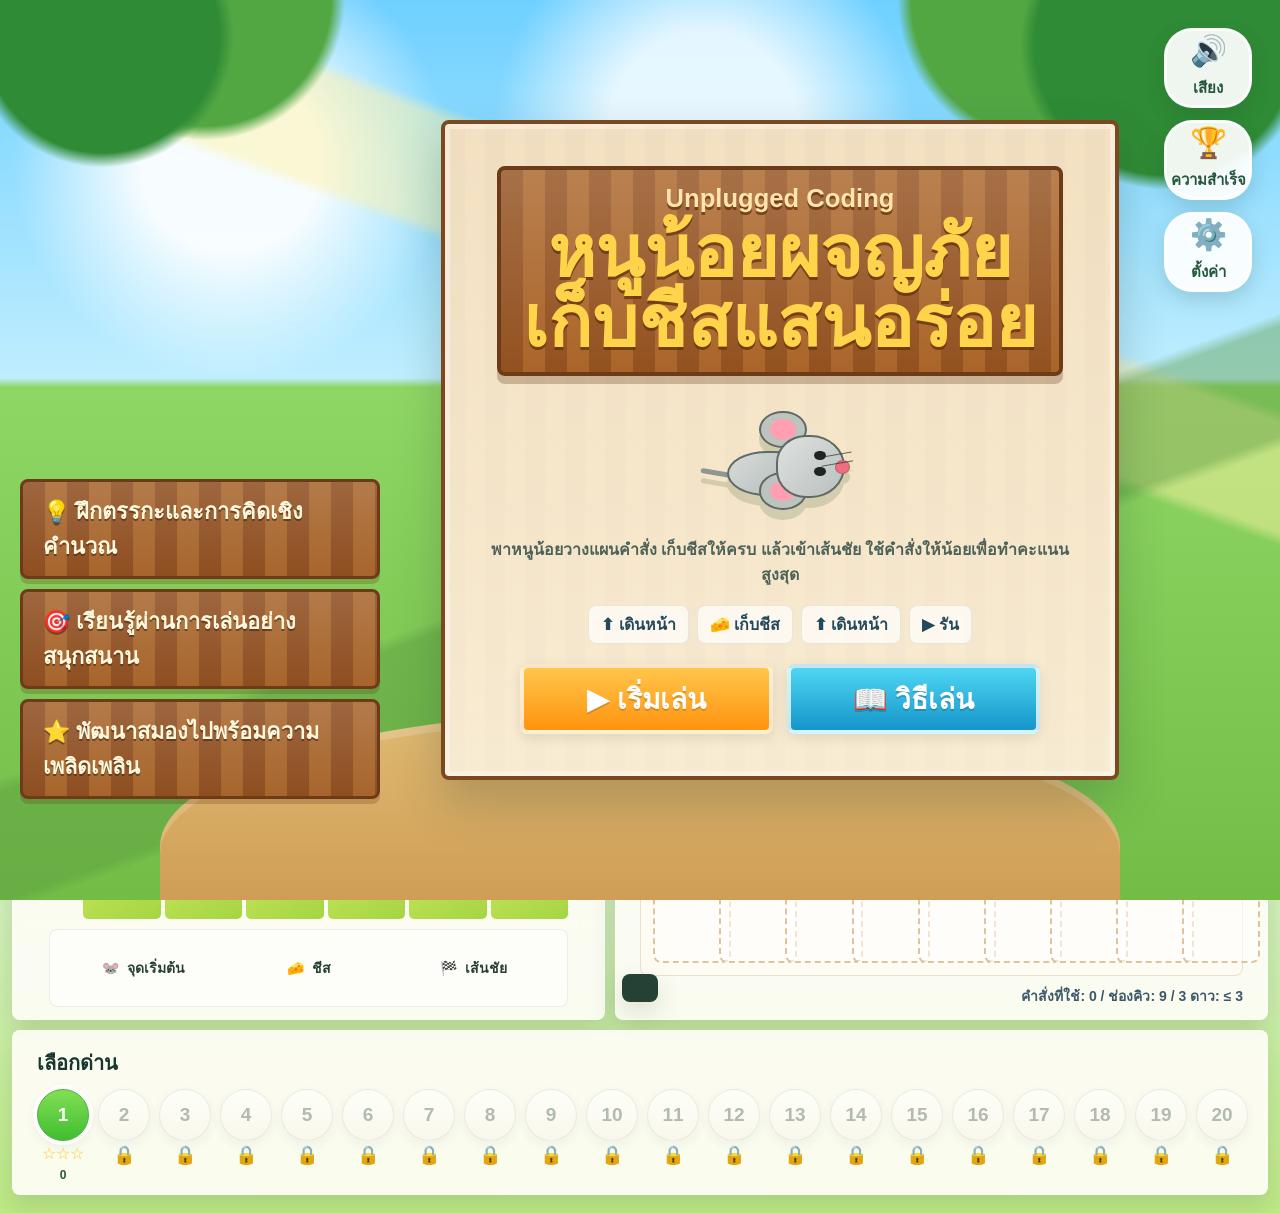
<file: games/AR หนูน้อยเก็บชีสแสนอร่อย/index.html>
<!doctype html>
<html lang="th">
<head>
  <meta charset="utf-8">
  <meta name="viewport" content="width=device-width, initial-scale=1">
  <title>หนูน้อยผจญภัย เก็บชีสแสนอร่อย</title>
  <style>
    :root {
      --ink: #16372d;
      --muted: #5f7169;
      --panel: rgba(255, 253, 247, 0.92);
      --line: rgba(52, 72, 61, 0.14);
      --green: #71c94a;
      --green-dark: #239443;
      --lime: #bfe256;
      --sky: #9edcf6;
      --sun: #ffc83d;
      --orange: #ff8b22;
      --pink: #ffccd1;
      --rose: #d93445;
      --blue: #56b7df;
      --purple: #b85cff;
      --shadow: 0 10px 24px rgba(52, 68, 55, 0.16);
      --soft-shadow: 0 4px 12px rgba(52, 68, 55, 0.12);
      font-family: "Trebuchet MS", "Noto Sans Thai", "Tahoma", sans-serif;
    }

    * { box-sizing: border-box; }

    body {
      min-height: 100vh;
      margin: 0;
      color: var(--ink);
      background:
        radial-gradient(circle at 14% 18%, rgba(255,255,255,0.95) 0 13%, transparent 27%),
        linear-gradient(180deg, #c9efff 0%, #e9f9ff 42%, #bee984 100%);
      overflow-x: hidden;
    }

    body::before {
      content: "";
      position: fixed;
      inset: auto 0 0;
      height: 34vh;
      background:
        linear-gradient(168deg, transparent 0 45%, rgba(88, 177, 81, 0.34) 46% 58%, transparent 59%),
        linear-gradient(12deg, rgba(135, 209, 82, 0.46), rgba(191, 226, 86, 0.56));
      z-index: -1;
    }

    button, input { font: inherit; }
    button { cursor: pointer; }

    .app {
      width: min(1580px, calc(100% - 24px));
      margin: 10px auto 18px;
      display: grid;
      gap: 10px;
    }

    .panel {
      background: var(--panel);
      border: 1px solid rgba(255,255,255,0.68);
      border-radius: 8px;
      box-shadow: var(--shadow);
      backdrop-filter: blur(10px);
    }

    .topbar {
      min-height: 112px;
      display: grid;
      grid-template-columns: auto 1fr auto auto auto auto;
      gap: clamp(12px, 2vw, 28px);
      align-items: center;
      padding: 14px 26px;
    }

    .brand {
      display: grid;
      grid-template-columns: 92px minmax(0, 1fr);
      align-items: center;
      gap: 14px;
      min-width: 0;
    }

    .brand > div:last-child {
      min-width: 0;
    }

    .mouse-badge {
      width: 82px;
      height: 82px;
      display: grid;
      place-items: center;
      border-radius: 50%;
      background: linear-gradient(#fff, #f8f5ec);
      box-shadow: inset 0 0 0 3px rgba(255,255,255,0.65), var(--soft-shadow);
      position: relative;
    }

    .mouse-art {
      width: 74px;
      height: 66px;
      position: relative;
    }

    .ear {
      width: 34px;
      height: 34px;
      border-radius: 50%;
      background: #c6c8c7;
      border: 3px solid #5f6864;
      position: absolute;
      top: 1px;
    }
    .ear::after {
      content: "";
      position: absolute;
      inset: 5px;
      border-radius: 50%;
      background: #ff9fb1;
    }
    .ear.left { left: 2px; transform: rotate(-24deg); }
    .ear.right { right: 2px; transform: rotate(24deg); }
    .face {
      position: absolute;
      left: 9px;
      right: 9px;
      top: 16px;
      height: 46px;
      border-radius: 48% 48% 44% 44%;
      background: linear-gradient(145deg, #d9dcda, #b9bebc);
      border: 2px solid #5f6864;
    }
    .eye {
      width: 7px;
      height: 9px;
      border-radius: 50%;
      background: #1e2522;
      position: absolute;
      top: 19px;
    }
    .eye.left { left: 16px; }
    .eye.right { right: 16px; }
    .nose {
      position: absolute;
      left: 50%;
      top: 28px;
      width: 9px;
      height: 7px;
      border-radius: 50%;
      background: #ef6f7f;
      transform: translateX(-50%);
    }
    .whisker {
      position: absolute;
      top: 30px;
      width: 18px;
      height: 1px;
      background: rgba(35,45,40,0.62);
    }
    .whisker.l1 { left: -4px; transform: rotate(9deg); }
    .whisker.l2 { left: -4px; top: 35px; transform: rotate(-7deg); }
    .whisker.r1 { right: -4px; transform: rotate(-9deg); }
    .whisker.r2 { right: -4px; top: 35px; transform: rotate(7deg); }

    .eyebrow {
      color: #df4f13;
      font-size: clamp(14px, 1.4vw, 19px);
      font-weight: 900;
      line-height: 1.1;
      white-space: nowrap;
    }

    h1 {
      margin: 4px 0 3px;
      color: #315d3e;
      font-size: clamp(24px, 2.5vw, 38px);
      line-height: 1.05;
      letter-spacing: 0;
      text-shadow: 0 2px 0 rgba(255,255,255,0.85);
    }

    .subtitle {
      margin: 0;
      color: #2b9b52;
      font-size: clamp(14px, 1.45vw, 20px);
      font-weight: 800;
      line-height: 1.25;
    }

    .level-pill, .icon-button, .reset-button {
      border: 0;
      min-height: 54px;
      border-radius: 8px;
      display: inline-flex;
      align-items: center;
      justify-content: center;
      gap: 12px;
      padding: 0 28px;
      font-weight: 900;
      box-shadow: var(--soft-shadow);
    }

    .level-pill {
      background: linear-gradient(#fffef8, #f3f0e8);
      border: 1px solid var(--line);
      min-width: 194px;
      font-size: 24px;
    }

    .icon-button {
      background: linear-gradient(#fff, #f6f2ec);
      color: #5a4437;
      font-size: 18px;
    }

    .reset-button {
      background: linear-gradient(#ffd7db, #f6bfc5);
      color: #b7162d;
      font-size: 18px;
    }

    .help-button {
      background: linear-gradient(#fff1c9, #ffe0a1);
      color: #7a4c12;
      font-size: 18px;
    }

    .info-strip {
      display: grid;
      grid-template-columns: 1.45fr 0.7fr 1.25fr 0.78fr;
      gap: 16px;
      align-items: center;
      padding: 16px 38px;
    }

    .info-block {
      min-height: 76px;
      display: flex;
      flex-direction: column;
      justify-content: center;
      border-right: 1px solid var(--line);
      padding-right: 16px;
    }

    .info-block:last-child { border-right: 0; padding-right: 0; }

    .label {
      font-size: 18px;
      font-weight: 900;
      margin: 0 0 7px;
    }

    .stage-name {
      margin: 0;
      color: #df4f13;
      font-weight: 900;
      font-size: 18px;
    }

    .desc, .goal-list {
      margin: 4px 0 0;
      color: #213e34;
      font-size: 16px;
      line-height: 1.45;
    }

    .goal-line {
      display: flex;
      align-items: center;
      gap: 9px;
      margin: 2px 0;
      font-weight: 700;
    }

    .check {
      width: 22px;
      height: 22px;
      border-radius: 50%;
      display: inline-grid;
      place-items: center;
      color: #fff;
      background: #50ae5c;
      font-weight: 900;
      box-shadow: inset 0 -2px 0 rgba(0,0,0,0.12);
      flex: 0 0 auto;
    }

    .stars {
      display: flex;
      align-items: center;
      gap: 14px;
      min-width: 0;
    }

    .score-panel {
      display: grid;
      gap: 6px;
      min-width: 0;
    }

    .score-total {
      color: #24573b;
      font-size: clamp(24px, 2.4vw, 36px);
      font-weight: 900;
      line-height: 1;
      text-shadow: 0 2px 0 rgba(255,255,255,0.8);
    }

    .score-meta {
      display: flex;
      flex-wrap: wrap;
      gap: 6px;
      color: #52665b;
      font-size: 13px;
      font-weight: 900;
      line-height: 1.2;
    }

    .score-chip {
      display: inline-flex;
      align-items: center;
      gap: 5px;
      min-height: 24px;
      padding: 2px 8px;
      border-radius: 99px;
      background: rgba(255,255,255,0.62);
      border: 1px solid rgba(80, 92, 76, 0.12);
    }

    .star {
      width: clamp(44px, 5vw, 64px);
      height: clamp(44px, 5vw, 64px);
      filter: drop-shadow(0 4px 0 #d88405);
      color: #ffc51e;
    }

    .rules {
      background: linear-gradient(135deg, #ffd9dd, #fff4f0);
      border-radius: 8px;
      padding: 8px 18px;
      color: #6e3b31;
      font-weight: 800;
      display: grid;
      gap: 4px;
      font-size: 15px;
    }

    .rule-line {
      display: grid;
      grid-template-columns: 1fr auto auto;
      gap: 12px;
      align-items: center;
      border-bottom: 1px solid rgba(255,255,255,0.7);
      padding-bottom: 2px;
    }
    .rule-line:last-child { border-bottom: 0; padding-bottom: 0; }

    .main {
      display: grid;
      grid-template-columns: minmax(520px, 1fr) minmax(520px, 1.1fr);
      gap: 10px;
      align-items: stretch;
    }

    .board-card {
      padding: 16px 36px 12px;
      display: grid;
      grid-template-rows: auto 1fr auto;
      min-height: 610px;
    }

    .grid-shell {
      display: grid;
      grid-template-columns: 34px 1fr;
      grid-template-rows: 32px 1fr;
      align-items: stretch;
      min-height: 0;
    }

    .col-heads {
      grid-column: 2;
      display: grid;
      grid-template-columns: repeat(6, 1fr);
      align-items: end;
      text-align: center;
      font-weight: 900;
      font-size: 17px;
    }

    .row-heads {
      grid-row: 2;
      display: grid;
      grid-template-rows: repeat(6, 1fr);
      align-items: center;
      text-align: left;
      font-weight: 900;
      font-size: 17px;
    }

    .grid {
      grid-column: 2;
      grid-row: 2;
      display: grid;
      grid-template-columns: repeat(6, 1fr);
      grid-template-rows: repeat(6, 1fr);
      gap: 4px;
      min-height: 0;
      aspect-ratio: 1 / 1;
      width: 100%;
      align-self: center;
      justify-self: center;
      max-height: 520px;
    }

    .cell {
      position: relative;
      min-width: 0;
      min-height: 0;
      background:
        radial-gradient(circle at 28% 20%, rgba(255,255,255,0.24), transparent 36%),
        linear-gradient(145deg, #c9e85c, #a5d543);
      border-radius: 5px;
      box-shadow: inset 0 1px 0 rgba(255,255,255,0.42);
      overflow: hidden;
    }

    .cell.block {
      background:
        linear-gradient(135deg, rgba(255,255,255,0.16), transparent),
        repeating-linear-gradient(45deg, #8fb06f 0 12px, #7da260 12px 24px);
    }

    .cell.portal {
      outline: 3px dashed #ff6f80;
      outline-offset: -9px;
    }

    .cell.hint {
      box-shadow: inset 0 0 0 3px rgba(255,255,255,0.68), 0 0 0 3px rgba(255,215,64,0.78);
    }

    .piece {
      position: absolute;
      inset: 7%;
      display: grid;
      place-items: center;
      font-size: clamp(30px, 5.2vw, 58px);
      line-height: 1;
      z-index: 1;
      user-select: none;
      transition: transform 180ms ease, opacity 180ms ease;
    }

    .player-mouse {
      inset: 10%;
      z-index: 3;
      display: block;
      filter: drop-shadow(0 5px 0 rgba(27,78,39,0.22));
      transform-origin: 50% 50%;
    }

    .player-mouse.right { transform: rotate(0deg); }
    .player-mouse.down { transform: rotate(90deg); }
    .player-mouse.left { transform: rotate(180deg); }
    .player-mouse.up { transform: rotate(-90deg); }

    .pm-tail, .pm-body, .pm-head, .pm-ear, .pm-eye, .pm-nose, .pm-whisker {
      position: absolute;
      display: block;
    }

    .pm-tail {
      left: 1%;
      top: 51%;
      width: 24%;
      height: 5px;
      border-radius: 99px;
      background: #8e9893;
      transform: rotate(10deg);
      transform-origin: right center;
    }

    .pm-body {
      left: 12%;
      top: 29%;
      width: 54%;
      height: 43%;
      border-radius: 52% 44% 44% 52%;
      background: linear-gradient(135deg, #d8dcda, #aeb8b3);
      border: 2px solid #5e6a65;
    }

    .pm-head {
      right: 7%;
      top: 24%;
      width: 41%;
      height: 52%;
      border-radius: 50% 57% 57% 50%;
      background: linear-gradient(135deg, #dfe2e0, #b9c0bd);
      border: 2px solid #5e6a65;
    }

    .pm-ear {
      right: 30%;
      width: 24%;
      height: 24%;
      border-radius: 50%;
      background: #bdc4c0;
      border: 2px solid #5e6a65;
    }

    .pm-ear::after {
      content: "";
      position: absolute;
      inset: 20%;
      border-radius: 50%;
      background: #ff9fb1;
    }

    .pm-ear.top { top: 8%; }
    .pm-ear.bottom { bottom: 8%; }

    .pm-eye {
      right: 20%;
      top: 38%;
      width: 8%;
      height: 8%;
      border-radius: 50%;
      background: #1e2522;
      box-shadow: 0 14px 0 #1e2522;
    }

    .pm-nose {
      right: 2%;
      top: 46%;
      width: 10%;
      height: 11%;
      border-radius: 50%;
      background: #ef6f7f;
      border: 1px solid rgba(80, 70, 70, 0.32);
    }

    .pm-whisker {
      right: -1%;
      top: 43%;
      width: 24%;
      height: 1px;
      background: rgba(35,45,40,0.68);
      box-shadow: 0 9px 0 rgba(35,45,40,0.68);
      transform: rotate(-10deg);
      transform-origin: left center;
    }

    .glow {
      position: absolute;
      inset: 7px;
      border: 4px solid rgba(255,252,75,0.95);
      border-radius: 50%;
      box-shadow: 0 0 20px rgba(255,252,75,0.86);
      z-index: 2;
      pointer-events: none;
    }

    .legend {
      margin-top: 10px;
      min-height: 48px;
      display: grid;
      grid-template-columns: repeat(3, 1fr);
      align-items: center;
      gap: 10px;
      padding: 7px 16px;
      background: rgba(255,255,255,0.52);
      border: 1px solid rgba(80, 92, 76, 0.1);
      border-radius: 8px;
      font-weight: 800;
      color: #273f35;
    }

    .legend span {
      display: flex;
      justify-content: center;
      align-items: center;
      gap: 8px;
      white-space: nowrap;
      font-size: 14px;
    }

    .right {
      display: grid;
      grid-template-rows: auto auto;
      align-content: start;
      gap: 10px;
    }

    .queue-card {
      order: 2;
      padding: 17px 24px 12px;
      min-height: 0;
      display: grid;
      grid-template-rows: auto 1fr auto;
    }

    .section-title {
      margin: 0 0 10px;
      font-size: 20px;
      font-weight: 900;
    }

    .queue {
      min-height: 96px;
      display: grid;
      grid-template-columns: repeat(8, 1fr);
      gap: 18px;
      padding: 12px;
      background: rgba(255,251,244,0.72);
      border: 1px solid rgba(156, 129, 90, 0.22);
      border-radius: 8px;
      align-items: center;
    }

    .slot-wrap {
      display: grid;
      gap: 7px;
      justify-items: center;
      min-width: 0;
    }

    .slot-num {
      font-weight: 900;
      color: #24495a;
      font-size: 15px;
    }

    .cmd-slot, .cmd-button {
      width: 78px;
      height: 76px;
      display: grid;
      place-items: center;
      border-radius: 8px;
      border: 2px dashed #dfc39d;
      background: rgba(255,255,255,0.55);
    }

    .cmd-slot.filled {
      border-style: solid;
      border-color: rgba(85,169,79,0.52);
      background: linear-gradient(#fff, #f9f8f3);
      box-shadow: var(--soft-shadow);
    }

    .cmd-icon {
      width: 48px;
      height: 48px;
      display: block;
    }

    .queue-foot {
      margin-top: 9px;
      text-align: right;
      font-weight: 800;
      color: #3c596a;
      font-size: 14px;
    }

    .tools {
      order: 1;
      display: grid;
      grid-template-columns: 1fr 1.05fr;
      gap: 10px;
      min-height: 0;
    }

    .palette-card, .run-card {
      padding: 16px 20px;
    }

    .palette {
      display: grid;
      grid-template-columns: repeat(2, minmax(120px, 1fr));
      gap: 10px;
    }

    .cmd-button.collect {
      grid-column: 1 / -1;
      height: 78px;
    }

    .cmd-button {
      width: 100%;
      height: 92px;
      border-style: solid;
      border-color: rgba(72,72,54,0.14);
      background: linear-gradient(#fff, #f6f3eb);
      box-shadow: 0 5px 0 rgba(60, 53, 35, 0.18), var(--soft-shadow);
      color: var(--ink);
      font-weight: 900;
      gap: 9px;
      transition: transform 130ms ease, box-shadow 130ms ease;
    }

    .cmd-button:hover, .icon-button:hover, .reset-button:hover, .run-main:hover, .small-action:hover, .level-dot:hover {
      transform: translateY(-1px);
    }

    .cmd-button:active, .run-main:active, .small-action:active, .level-dot:active {
      transform: translateY(2px);
      box-shadow: var(--soft-shadow);
    }

    .cmd-button:disabled, .run-main:disabled, .small-action:disabled {
      cursor: not-allowed;
      opacity: 0.58;
      transform: none;
    }

    .cmd-button span {
      font-size: 16px;
      line-height: 1.1;
    }

    .run-card {
      display: grid;
      grid-template-rows: auto auto auto;
      gap: 12px;
    }

    .run-box, .speed-box {
      padding: 17px;
      border-radius: 8px;
      background: rgba(255,255,255,0.42);
      border: 1px solid rgba(80, 92, 76, 0.1);
      box-shadow: inset 0 1px 10px rgba(255,255,255,0.45);
    }

    .run-main {
      width: 100%;
      min-height: 86px;
      border: 0;
      border-radius: 8px;
      color: white;
      background: linear-gradient(#65d35a, #24b94d);
      box-shadow: 0 5px 0 #138b35, var(--soft-shadow);
      display: inline-flex;
      align-items: center;
      justify-content: center;
      gap: 22px;
      font-size: clamp(32px, 4vw, 48px);
      font-weight: 900;
      text-shadow: 0 2px 0 rgba(0,0,0,0.18);
    }

    .play-icon {
      width: 0;
      height: 0;
      border-top: 28px solid transparent;
      border-bottom: 28px solid transparent;
      border-left: 44px solid #fff;
      filter: drop-shadow(0 2px 0 rgba(0,0,0,0.22));
    }

    .actions {
      display: grid;
      grid-template-columns: 1fr 1fr;
      gap: 15px;
    }

    .small-action {
      min-height: 52px;
      border: 0;
      border-radius: 8px;
      font-weight: 900;
      box-shadow: 0 4px 0 rgba(60, 53, 35, 0.16), var(--soft-shadow);
      display: inline-flex;
      align-items: center;
      justify-content: center;
      gap: 10px;
      color: #9e2a32;
      background: linear-gradient(#ffd6da, #ffc0c7);
      font-size: 16px;
    }

    .small-action.clear {
      color: #8a4a12;
      background: linear-gradient(#ffe9b8, #ffd990);
    }

    .speed-row {
      display: grid;
      grid-template-columns: auto 1fr auto;
      gap: 12px;
      align-items: center;
    }

    .speed-row input {
      width: 100%;
      accent-color: var(--green);
    }

    .status {
      margin: 2px 0 0;
      min-height: 28px;
      font-weight: 900;
      color: #28503d;
      line-height: 1.25;
    }

    .levels-card {
      padding: 16px 24px 13px;
    }

    .level-grid {
      display: grid;
      grid-template-columns: repeat(20, minmax(45px, 1fr));
      gap: 14px;
      align-items: start;
    }

    .level-item {
      display: grid;
      justify-items: center;
      gap: 5px;
      min-width: 0;
    }

    .level-dot {
      width: 52px;
      height: 52px;
      border-radius: 50%;
      border: 1px solid rgba(0,0,0,0.14);
      background: linear-gradient(#fff, #f6f2eb);
      box-shadow: var(--soft-shadow);
      font-weight: 900;
      font-size: 19px;
      color: #54483c;
      transition: transform 130ms ease;
    }

    .level-dot.active {
      color: #fff;
      border-color: #4caf43;
      background: linear-gradient(#82df55, #41bd31);
      box-shadow: 0 0 0 4px rgba(255,255,255,0.85), var(--soft-shadow);
    }

    .level-dot.locked {
      opacity: 0.48;
      color: #64736a;
    }

    .mini-stars {
      height: 18px;
      display: flex;
      gap: 1px;
      color: #ffc51e;
      font-size: 16px;
      line-height: 1;
    }

    .mini-score {
      color: #24573b;
      font-size: 12px;
      font-weight: 900;
      line-height: 1;
    }

    .lock {
      font-size: 18px;
      line-height: 1;
      color: #52665b;
    }

    .toast {
      position: fixed;
      left: 50%;
      bottom: 18px;
      transform: translateX(-50%) translateY(120px);
      padding: 14px 18px;
      border-radius: 8px;
      background: rgba(24, 54, 42, 0.94);
      color: white;
      font-weight: 900;
      box-shadow: var(--shadow);
      transition: transform 180ms ease;
      z-index: 20;
      max-width: min(520px, calc(100% - 24px));
      text-align: center;
    }

    .toast.show {
      transform: translateX(-50%) translateY(0);
    }

    .overlay {
      position: fixed;
      inset: 0;
      display: none;
      place-items: center;
      background: rgba(42, 73, 55, 0.28);
      z-index: 30;
      padding: 18px;
    }

    .overlay.show { display: grid; }

    .start-screen, .guide-screen {
      position: fixed;
      inset: 0;
      display: none;
      place-items: center;
      padding: 20px;
      background:
        radial-gradient(circle at 18% 18%, rgba(255,255,255,0.92) 0 7%, transparent 17%),
        radial-gradient(circle at 55% 14%, rgba(255,255,255,0.8) 0 9%, transparent 20%),
        linear-gradient(180deg, #6fd0ff 0%, #bfeeff 42%, #8fd765 43%, #73bd47 100%);
      z-index: 60;
      overflow: hidden;
    }

    .start-screen {
      grid-template-columns: minmax(260px, 390px) minmax(500px, 820px) minmax(78px, 110px);
      justify-content: center;
      align-items: center;
      column-gap: clamp(14px, 2.4vw, 34px);
    }

    .start-screen::before, .guide-screen::before {
      content: "";
      position: absolute;
      inset: 0;
      background:
        radial-gradient(circle at 8% 4%, #2f8b35 0 8%, transparent 9%),
        radial-gradient(circle at 16% 0%, #52a743 0 9%, transparent 10%),
        radial-gradient(circle at 91% 5%, #2f8b35 0 9%, transparent 10%),
        radial-gradient(circle at 82% 0%, #52a743 0 10%, transparent 11%),
        linear-gradient(160deg, transparent 0 57%, rgba(87, 152, 62, 0.42) 58% 66%, transparent 67%),
        linear-gradient(20deg, transparent 0 60%, rgba(255, 242, 166, 0.48) 61% 69%, transparent 70%);
      pointer-events: none;
    }

    .start-screen::after, .guide-screen::after {
      content: "";
      position: absolute;
      left: 50%;
      bottom: -9vh;
      width: min(960px, 92vw);
      height: 30vh;
      border-radius: 50% 50% 0 0;
      background: linear-gradient(#e0ba72, #c9914a);
      transform: translateX(-50%);
      box-shadow: inset 0 8px 0 rgba(255,255,255,0.18);
      pointer-events: none;
    }

    .start-screen.show, .guide-screen.show {
      display: grid;
    }

    .start-card, .guide-card {
      position: relative;
      z-index: 1;
      width: min(980px, 100%);
      max-height: calc(100vh - 40px);
      overflow: auto;
      border-radius: 8px;
      background: rgba(255, 250, 231, 0.92);
      border: 4px solid #a96627;
      box-shadow: 0 22px 48px rgba(35, 63, 45, 0.24), inset 0 0 0 5px rgba(255,255,255,0.35);
      padding: clamp(22px, 4vw, 42px);
      text-align: center;
    }

    .start-card {
      grid-column: 2;
      width: min(820px, 100%);
      background:
        linear-gradient(rgba(255,250,231,0.78), rgba(255,250,231,0.88)),
        repeating-linear-gradient(90deg, #b97431 0 20px, #c9853c 20px 40px);
      border-color: #7d471f;
    }

    .wood-sign {
      display: inline-grid;
      gap: 4px;
      min-width: min(610px, 90%);
      margin: 0 auto 8px;
      padding: 14px 22px;
      border-radius: 8px;
      color: #fff8dc;
      background:
        linear-gradient(rgba(255,255,255,0.18), transparent),
        repeating-linear-gradient(90deg, #93511f 0 22px, #aa6529 22px 44px);
      border: 4px solid #6e3b19;
      box-shadow: 0 8px 0 rgba(92, 48, 17, 0.28);
      text-shadow: 0 3px 0 rgba(98, 49, 13, 0.75);
    }

    .wood-sign small {
      color: #ffe5ad;
      font-weight: 900;
      font-size: clamp(18px, 2vw, 26px);
    }

    .wood-sign strong {
      color: #ffd34a;
      font-size: clamp(34px, 6vw, 72px);
      line-height: 0.98;
    }

    .start-visual {
      width: min(360px, 78vw);
      height: 140px;
      margin: 0 auto 14px;
      display: grid;
      grid-template-columns: 1fr auto 1fr;
      align-items: center;
      gap: 18px;
      color: #24573b;
      font-size: 54px;
    }

    .start-mouse {
      width: 190px;
      height: 150px;
      margin: 0 auto -4px;
      position: relative;
      filter: drop-shadow(0 10px 0 rgba(57, 88, 45, 0.18));
    }

    .start-mouse .pm-body { left: 22%; top: 45%; width: 42%; height: 30%; }
    .start-mouse .pm-head { right: 16%; top: 34%; width: 36%; height: 42%; }
    .start-mouse .pm-ear { right: 36%; width: 25%; height: 25%; }
    .start-mouse .pm-ear.top { top: 18%; }
    .start-mouse .pm-ear.bottom { bottom: 16%; }
    .start-mouse .pm-tail { left: 8%; top: 62%; width: 28%; }
    .start-mouse .pm-eye { right: 26%; top: 45%; width: 6%; height: 6%; box-shadow: 0 16px 0 #1e2522; }
    .start-mouse .pm-nose { right: 13%; top: 51%; width: 8%; height: 9%; }
    .start-mouse .pm-whisker { right: 12%; top: 49%; width: 17%; }

    .start-path {
      height: 8px;
      border-radius: 99px;
      background: repeating-linear-gradient(90deg, #b7dc58 0 18px, #e9f7a7 18px 30px);
      box-shadow: inset 0 1px 0 rgba(255,255,255,0.65);
    }

    .start-card h2, .guide-card h2 {
      margin: 0 0 8px;
      color: #24573b;
      font-size: clamp(30px, 5vw, 52px);
      line-height: 1.05;
    }

    .guide-card h2 {
      display: inline-block;
      padding: 10px 28px;
      color: #fff4c2;
      background:
        linear-gradient(rgba(255,255,255,0.16), transparent),
        repeating-linear-gradient(90deg, #93511f 0 22px, #aa6529 22px 44px);
      border: 4px solid #6e3b19;
      border-radius: 8px;
      text-shadow: 0 3px 0 rgba(98, 49, 13, 0.75);
      box-shadow: 0 7px 0 rgba(92, 48, 17, 0.22);
    }

    .start-card p, .guide-card p {
      margin: 8px auto 18px;
      max-width: 620px;
      color: #4d6258;
      font-weight: 800;
      line-height: 1.55;
    }

    .start-actions {
      display: grid;
      grid-template-columns: 1fr 1fr;
      gap: 14px;
      margin: 20px auto 0;
      max-width: 520px;
    }

    .start-actions button, .guide-actions button {
      min-height: 56px;
      border: 0;
      border-radius: 8px;
      font-weight: 900;
      box-shadow: var(--soft-shadow);
      font-size: 18px;
    }

    .start-actions button {
      min-height: 70px;
      font-size: 28px;
      border: 4px solid rgba(255,255,255,0.75);
      text-shadow: 0 2px 0 rgba(0,0,0,0.16);
    }

    .start-play, .guide-close {
      color: white;
      background: linear-gradient(#ffc64b, #ff930f);
      box-shadow: 0 7px 0 #b35d06, var(--soft-shadow);
    }

    .start-guide {
      color: white;
      background: linear-gradient(#4fd6f2, #1595ca);
      box-shadow: 0 7px 0 #0c6c94, var(--soft-shadow);
    }

    .guide-list {
      display: grid;
      grid-template-columns: repeat(4, 1fr);
      gap: 12px;
      margin: 20px 0;
      text-align: left;
    }

    .guide-step {
      min-height: 128px;
      padding: 16px;
      border-radius: 8px;
      background: rgba(255, 255, 246, 0.86);
      border: 3px solid rgba(166, 102, 39, 0.38);
      color: #33493f;
      font-weight: 900;
      box-shadow: inset 0 0 0 3px rgba(255,255,255,0.5);
    }

    .guide-step b {
      display: block;
      margin-bottom: 6px;
      color: #24573b;
      font-size: 18px;
    }

    .demo-strip {
      display: flex;
      flex-wrap: wrap;
      justify-content: center;
      gap: 8px;
      margin: 16px 0 6px;
      color: #24495a;
      font-weight: 900;
    }

    .demo-chip {
      display: inline-flex;
      align-items: center;
      gap: 6px;
      min-height: 38px;
      padding: 6px 12px;
      border-radius: 8px;
      background: rgba(255,255,255,0.7);
      border: 1px solid rgba(80,92,76,0.12);
    }

    .side-menu {
      position: absolute;
      right: clamp(12px, 3vw, 28px);
      top: clamp(12px, 3vw, 28px);
      display: grid;
      gap: 12px;
      z-index: 2;
    }

    .side-pill {
      width: 88px;
      min-height: 80px;
      display: grid;
      place-items: center;
      border-radius: 28px;
      background: rgba(255,255,255,0.92);
      color: #24573b;
      font-size: 15px;
      font-weight: 900;
      border: 3px solid rgba(255,255,255,0.8);
      box-shadow: 0 8px 20px rgba(32,67,48,0.18);
    }

    .side-pill span {
      display: block;
      font-size: 30px;
      line-height: 1;
    }

    .feature-planks {
      position: relative;
      left: auto;
      bottom: auto;
      display: grid;
      gap: 10px;
      z-index: 2;
      text-align: left;
      justify-self: end;
      align-self: end;
      margin-bottom: clamp(24px, 9vh, 110px);
    }

    .feature-plank {
      width: min(360px, 100%);
      min-width: 0;
      padding: 12px 20px;
      border-radius: 8px;
      color: #fff8dc;
      font-weight: 900;
      font-size: clamp(15px, 1.7vw, 24px);
      background:
        linear-gradient(rgba(255,255,255,0.14), transparent),
        repeating-linear-gradient(90deg, #8e4e20 0 22px, #a7652c 22px 44px);
      border: 3px solid #6e3b19;
      box-shadow: 0 5px 0 rgba(92, 48, 17, 0.23);
      text-shadow: 0 2px 0 rgba(68, 37, 14, 0.6);
    }

    .guide-actions {
      display: grid;
      margin: 16px auto 0;
      max-width: 260px;
    }

    .modal {
      width: min(460px, 100%);
      padding: 24px;
      text-align: center;
      background: #fffdf8;
      border-radius: 8px;
      box-shadow: 0 18px 40px rgba(26, 46, 35, 0.24);
      border: 1px solid rgba(255,255,255,0.8);
    }

    .modal h2 {
      margin: 0 0 7px;
      font-size: 30px;
      color: #24573b;
    }

    .modal p {
      margin: 8px 0 18px;
      color: #4d6258;
      font-weight: 800;
    }

    .modal-stars {
      display: flex;
      justify-content: center;
      gap: 12px;
      margin: 12px 0 18px;
    }

    .score-breakdown {
      display: grid;
      gap: 7px;
      margin: 12px 0 18px;
      padding: 12px;
      border-radius: 8px;
      background: #f7f4ec;
      border: 1px solid rgba(80, 92, 76, 0.12);
      text-align: left;
    }

    .score-breakdown.hidden {
      display: none;
    }

    .score-row {
      display: grid;
      grid-template-columns: 1fr auto;
      gap: 12px;
      align-items: center;
      color: #43574f;
      font-weight: 900;
      font-size: 15px;
    }

    .score-row.total {
      margin-top: 4px;
      padding-top: 8px;
      border-top: 1px solid rgba(80, 92, 76, 0.16);
      color: #24573b;
      font-size: 20px;
    }

    .score-rule-note {
      padding: 9px 10px;
      border-radius: 8px;
      color: #6e3b31;
      background: #fff1c9;
      border: 1px solid rgba(216, 136, 5, 0.22);
      font-size: 14px;
      font-weight: 900;
      line-height: 1.35;
    }

    .modal-actions {
      display: grid;
      grid-template-columns: 1fr 1fr;
      gap: 12px;
    }

    .modal-actions button {
      min-height: 48px;
      border: 0;
      border-radius: 8px;
      font-weight: 900;
      box-shadow: var(--soft-shadow);
    }

    .modal-actions .next {
      color: white;
      background: linear-gradient(#65d35a, #24b94d);
    }

    .modal-actions .stay {
      color: #6e3b31;
      background: linear-gradient(#fff1c9, #ffe0a1);
    }

    .modal.error h2 {
      color: #b7162d;
    }

    .modal.error .modal-stars {
      display: none;
    }

    .modal.error .score-breakdown {
      display: none;
    }

    .modal.error .modal-actions {
      grid-template-columns: 1fr;
    }

    .modal.error .next {
      display: none;
    }

    .confetti-layer {
      position: fixed;
      inset: 0;
      pointer-events: none;
      overflow: hidden;
      z-index: 45;
    }

    .confetti-piece {
      position: absolute;
      top: -18px;
      width: 10px;
      height: 16px;
      border-radius: 2px;
      opacity: 0.96;
      animation: confetti-fall var(--fall-time) linear forwards;
      transform: translate3d(0, 0, 0) rotate(0deg);
    }

    @keyframes confetti-fall {
      0% {
        transform: translate3d(0, -20px, 0) rotate(0deg);
      }
      100% {
        transform: translate3d(var(--drift), 105vh, 0) rotate(var(--spin));
      }
    }

    @media (max-width: 1180px) {
      .topbar {
        grid-template-columns: 1fr 1fr 1fr;
      }
      .brand {
        grid-column: 1 / -1;
      }
      .info-strip {
        grid-template-columns: 1fr 1fr;
      }
      .info-block:nth-child(2) {
        border-right: 0;
      }
      .main {
        grid-template-columns: 1fr;
      }
      .right {
        grid-template-rows: auto auto;
      }
      .level-grid {
        grid-template-columns: repeat(10, 1fr);
      }
      .start-screen {
        grid-template-columns: minmax(0, 1fr);
      }
      .start-card {
        grid-column: 1;
      }
      .feature-planks {
        display: none;
      }
      .guide-list {
        grid-template-columns: repeat(2, 1fr);
      }
    }

    @media (max-width: 760px) {
      .app {
        width: min(100% - 14px, 700px);
        margin-top: 7px;
      }
      .topbar {
        grid-template-columns: 1fr 1fr;
        padding: 12px;
      }
      .brand {
        grid-template-columns: 70px minmax(0, 1fr);
        gap: 9px;
      }
      .mouse-badge {
        width: 64px;
        height: 64px;
      }
      .mouse-art {
        transform: scale(0.78);
      }
      .level-pill, .icon-button, .reset-button {
        min-width: 0;
        min-height: 46px;
        padding: 0 12px;
        font-size: 15px;
      }
      h1 { font-size: 24px; }
      .eyebrow { white-space: normal; }
      .subtitle { font-size: 14px; }
      .info-strip {
        grid-template-columns: 1fr;
        padding: 14px;
      }
      .info-block {
        border-right: 0;
        border-bottom: 1px solid var(--line);
        padding-right: 0;
        padding-bottom: 10px;
      }
      .info-block:last-child {
        border-bottom: 0;
        padding-bottom: 0;
      }
      .stars {
        justify-content: center;
      }
      .main {
        grid-template-columns: minmax(0, 1fr);
      }
      .board-card {
        min-height: auto;
        padding: 12px 12px 10px;
      }
      .grid-shell {
        grid-template-columns: 24px 1fr;
        grid-template-rows: 24px 1fr;
      }
      .col-heads, .row-heads {
        font-size: 13px;
      }
      .grid {
        gap: 3px;
      }
      .piece {
        font-size: clamp(22px, 9.5vw, 42px);
      }
      .legend {
        grid-template-columns: 1fr;
        gap: 5px;
      }
      .queue-card {
        padding: 13px;
      }
      .queue {
        grid-template-columns: repeat(4, 1fr);
        gap: 9px;
      }
      .cmd-slot {
        width: min(66px, 100%);
        height: 62px;
      }
      .cmd-icon {
        width: 38px;
        height: 38px;
      }
      .tools {
        grid-template-columns: 1fr;
      }
      .palette-card, .run-card {
        padding: 14px;
      }
      .cmd-button {
        height: 98px;
      }
      .run-main {
        min-height: 88px;
        font-size: 38px;
      }
      .play-icon {
        border-top-width: 22px;
        border-bottom-width: 22px;
        border-left-width: 34px;
      }
      .level-grid {
        grid-template-columns: repeat(5, 1fr);
        gap: 10px;
      }
      .level-dot {
        width: 46px;
        height: 46px;
      }
      .start-actions, .guide-list {
        grid-template-columns: 1fr;
      }
      .side-menu, .feature-planks {
        display: none;
      }
      .start-card, .guide-card {
        padding: 20px;
      }
      .start-visual {
        height: 110px;
        font-size: 42px;
      }
    }
  </style>
</head>
<body>
  <section class="start-screen show" id="startScreen" aria-label="หน้าเริ่มเกม">
    <div class="side-menu" aria-hidden="true">
      <div class="side-pill"><span>🔊</span>เสียง</div>
      <div class="side-pill"><span>🏆</span>ความสำเร็จ</div>
      <div class="side-pill"><span>⚙️</span>ตั้งค่า</div>
    </div>
    <div class="feature-planks" aria-hidden="true">
      <div class="feature-plank">💡 ฝึกตรรกะและการคิดเชิงคำนวณ</div>
      <div class="feature-plank">🎯 เรียนรู้ผ่านการเล่นอย่างสนุกสนาน</div>
      <div class="feature-plank">⭐ พัฒนาสมองไปพร้อมความเพลิดเพลิน</div>
    </div>
    <div class="start-card">
      <div class="wood-sign">
        <small>Unplugged Coding</small>
        <strong>หนูน้อยผจญภัย<br>เก็บชีสแสนอร่อย</strong>
      </div>
      <div class="start-mouse" aria-hidden="true">
        <span class="pm-tail"></span><span class="pm-body"></span><span class="pm-ear top"></span><span class="pm-ear bottom"></span><span class="pm-head"></span><span class="pm-eye"></span><span class="pm-nose"></span><span class="pm-whisker"></span>
      </div>
      <p>พาหนูน้อยวางแผนคำสั่ง เก็บชีสให้ครบ แล้วเข้าเส้นชัย ใช้คำสั่งให้น้อยเพื่อทำคะแนนสูงสุด</p>
      <div class="demo-strip" aria-label="ตัวอย่างคำสั่ง">
        <span class="demo-chip">⬆ เดินหน้า</span>
        <span class="demo-chip">🧀 เก็บชีส</span>
        <span class="demo-chip">⬆ เดินหน้า</span>
        <span class="demo-chip">▶ รัน</span>
      </div>
      <div class="start-actions">
        <button class="start-play" type="button" id="startGameBtn">▶ เริ่มเล่น</button>
        <button class="start-guide" type="button" id="startGuideBtn">📖 วิธีเล่น</button>
      </div>
    </div>
  </section>

  <section class="guide-screen" id="guideScreen" aria-label="วิธีเล่น">
    <div class="guide-card">
      <h2>วิธีเล่น</h2>
      <p>เกมนี้ฝึกคิดเป็นลำดับคำสั่งแบบ Coding เด็ก ๆ ต้องเลือกคำสั่งให้หนูเดินไปเก็บชีสและเข้าเส้นชัย</p>
      <div class="guide-list">
        <div class="guide-step"><b>1. วางคำสั่ง</b>กดปุ่มเดินหน้า ถอยหลัง เลี้ยวซ้าย เลี้ยวขวา หรือเก็บชีส เพื่อใส่ลงคิวคำสั่ง</div>
        <div class="guide-step"><b>2. เก็บชีส</b>หนูต้องยืนบนช่องชีส แล้วใช้คำสั่งเก็บชีส ชีสจึงจะหายและได้คะแนน</div>
        <div class="guide-step"><b>3. ทำคะแนน</b>เข้าเส้นชัยให้สำเร็จ ใช้คำสั่งน้อยลงจะได้โบนัสเพิ่ม</div>
        <div class="guide-step"><b>4. ดูดาว</b>ดาวดูจากจำนวนคำสั่งที่ใช้ ถ้าใช้ไม่เกินเป้าหมายของด่านจะได้ 3 ดาว</div>
      </div>
      <div class="demo-strip">
        <span class="demo-chip">ตัวอย่างด่านแรก</span>
        <span class="demo-chip">เดินหน้า</span>
        <span class="demo-chip">เก็บชีส</span>
        <span class="demo-chip">เดินหน้า</span>
        <span class="demo-chip">รัน</span>
      </div>
      <div class="guide-actions">
        <button class="guide-close" type="button" id="closeGuideBtn">เข้าใจแล้ว</button>
      </div>
    </div>
  </section>

  <main class="app" aria-label="เกมหนูน้อยเก็บชีส">
    <section class="topbar panel">
      <div class="brand">
        <div class="mouse-badge" aria-hidden="true">
          <div class="mouse-art">
            <div class="ear left"></div>
            <div class="ear right"></div>
            <div class="face">
              <span class="eye left"></span>
              <span class="eye right"></span>
              <span class="nose"></span>
              <span class="whisker l1"></span>
              <span class="whisker l2"></span>
              <span class="whisker r1"></span>
              <span class="whisker r2"></span>
            </div>
          </div>
        </div>
        <div>
          <div class="eyebrow">Unplugged Coding • Mouse Cheese Adventure</div>
          <h1>หนูน้อยผจญภัย เก็บชีสแสนอร่อย</h1>
          <p class="subtitle">ฝึกคิดเป็นขั้นตอน วางแผนคำสั่ง แก้ปัญหาแบบ Coding</p>
        </div>
      </div>
      <div class="level-pill" id="levelTitle">ด่าน 1 / 20</div>
      <button class="icon-button" id="soundBtn" type="button" aria-pressed="true">
        <span aria-hidden="true">🔊</span><span>เสียง</span>
      </button>
      <button class="icon-button help-button" id="helpBtn" type="button">วิธีเล่น</button>
      <button class="reset-button" id="resetScoreBtn" type="button">รีเซ็ตคะแนน</button>
    </section>

    <section class="info-strip panel">
      <div class="info-block">
        <p class="label">ข้อมูลด่าน</p>
        <p class="stage-name" id="stageName">ด่าน 1: ชีสชิ้นแรก</p>
        <p class="desc" id="stageDesc">หนูน้อยเห็นชีสอยู่ใกล้ ๆ ช่วยเดินไปเก็บชีสให้สำเร็จ</p>
      </div>
      <div class="info-block">
        <p class="label">เป้าหมาย</p>
        <div class="goal-list" id="goalList"></div>
      </div>
      <div class="info-block">
        <p class="label">คะแนนสูงสุด</p>
        <div class="score-panel" id="scorePanel" aria-label="คะแนนสูงสุดของด่านนี้"></div>
      </div>
      <div class="rules">
        <div class="rule-line"><span>ชีส</span><span>=</span><span><b id="threeRule">+10</b> คะแนน</span></div>
        <div class="rule-line"><span>เข้าเส้นชัย</span><span>=</span><span><b id="twoRule">+20</b> คะแนน</span></div>
        <div class="rule-line"><span>คำสั่งน้อย</span><span>=</span><span><b id="oneRule">โบนัส</b></span></div>
      </div>
    </section>

    <section class="main">
      <section class="board-card panel" aria-label="กระดานเกม">
        <div class="grid-shell">
          <div></div>
          <div class="col-heads" id="colHeads"></div>
          <div class="row-heads" id="rowHeads"></div>
          <div class="grid" id="board"></div>
        </div>
        <div class="legend">
          <span><b>🐭</b> จุดเริ่มต้น</span>
          <span><b>🧀</b> ชีส</span>
          <span><b>🏁</b> เส้นชัย</span>
        </div>
      </section>

      <section class="right">
        <section class="queue-card panel">
          <h2 class="section-title">คิวคำสั่ง</h2>
          <div class="queue" id="queue"></div>
          <div class="queue-foot" id="queueFoot">คำสั่งที่ใช้: 0 / ช่องคิว: 8 / 3 ดาว: ≤ 3</div>
        </section>

        <section class="tools">
          <section class="palette-card panel">
            <h2 class="section-title">แผงสั่งงาน</h2>
            <div class="palette">
              <button class="cmd-button" type="button" data-command="forward">
                <span class="cmd-svg" data-icon="forward"></span>
                <span>เดินหน้า</span>
              </button>
              <button class="cmd-button" type="button" data-command="back">
                <span class="cmd-svg" data-icon="back"></span>
                <span>ถอยหลัง</span>
              </button>
              <button class="cmd-button" type="button" data-command="left">
                <span class="cmd-svg" data-icon="left"></span>
                <span>เลี้ยวซ้าย</span>
              </button>
              <button class="cmd-button" type="button" data-command="right">
                <span class="cmd-svg" data-icon="right"></span>
                <span>เลี้ยวขวา</span>
              </button>
              <button class="cmd-button collect" type="button" data-command="collect">
                <span class="cmd-svg" data-icon="collect"></span>
                <span>เก็บชีส</span>
              </button>
            </div>
          </section>

          <section class="run-card panel">
            <div class="run-box">
              <h2 class="section-title">เริ่มทำงาน</h2>
              <button class="run-main" type="button" id="runBtn">
                <span class="play-icon" aria-hidden="true"></span>
                <span>รัน</span>
              </button>
            </div>
            <div class="actions">
              <button class="small-action" type="button" id="undoBtn">↔ ลบ</button>
              <button class="small-action clear" type="button" id="clearBtn">🗑 ล้างโค้ด</button>
            </div>
            <div class="speed-box">
              <p class="label">ความเร็ว</p>
              <div class="speed-row">
                <span aria-hidden="true">🐢</span>
                <input id="speed" type="range" min="180" max="850" value="430" step="10" aria-label="ความเร็ว">
                <span aria-hidden="true">🐇</span>
              </div>
              <p class="status" id="status">พร้อมวางแผนแล้ว</p>
            </div>
          </section>
        </section>
      </section>
    </section>

    <section class="levels-card panel">
      <h2 class="section-title">เลือกด่าน</h2>
      <div class="level-grid" id="levelGrid"></div>
    </section>
  </main>

  <div class="toast" id="toast" role="status" aria-live="polite"></div>
  <div class="overlay" id="overlay" aria-hidden="true">
    <div class="modal" id="resultModal" role="dialog" aria-modal="true" aria-labelledby="modalTitle">
      <h2 id="modalTitle">ผ่านด่านแล้ว!</h2>
      <div class="modal-stars" id="modalStars"></div>
      <p id="modalText">หนูน้อยเก็บชีสครบและถึงเส้นชัยเรียบร้อย</p>
      <div class="score-breakdown hidden" id="scoreBreakdown"></div>
      <div class="modal-actions">
        <button class="stay" type="button" id="stayBtn">เล่นซ้ำ</button>
        <button class="next" type="button" id="nextBtn">ด่านถัดไป</button>
      </div>
    </div>
  </div>

  <script>
    const DIRS = ["up", "right", "down", "left"];
    const DELTA = {
      up: { r: -1, c: 0 },
      right: { r: 0, c: 1 },
      down: { r: 1, c: 0 },
      left: { r: 0, c: -1 }
    };

    const COMMANDS = {
      forward: { label: "เดินหน้า", color: "#62ca28" },
      back: { label: "ถอยหลัง", color: "#52b5df" },
      left: { label: "เลี้ยวซ้าย", color: "#ff8b22" },
      right: { label: "เลี้ยวขวา", color: "#b85cff" },
      collect: { label: "เก็บชีส", color: "#ffc51e" }
    };

    const levels = [
      {
        title: "ชีสชิ้นแรก",
        desc: "หนูน้อยเห็นชีสอยู่ใกล้ ๆ ช่วยเดินไปเก็บชีสให้สำเร็จ",
        start: [0,0], dir: "right", cheeses: [[0,1]], goal: [0,2], optimal: 3,
        limit: 8, blocks: [], portals: [[0,2]]
      },
      {
        title: "เลี้ยวหาเส้นชัย",
        desc: "เก็บชีสก่อนแล้วเลี้ยวลงไปที่ธงให้พอดี",
        start: [0,0], dir: "right", cheeses: [[0,2]], goal: [2,2], optimal: 6,
        limit: 8, blocks: [], portals: [[2,2]]
      },
      {
        title: "ชีสกลางสวน",
        desc: "เดินให้ตรงจังหวะ แล้วหันเข้าหาเส้นชัย",
        start: [2,0], dir: "right", cheeses: [[2,3]], goal: [4,3], optimal: 7,
        limit: 8, blocks: [], portals: [[4,3]]
      },
      {
        title: "ทางมุมฉาก",
        desc: "เส้นทางสั้น ๆ ที่ต้องเลี้ยวถูกด้าน",
        start: [5,0], dir: "up", cheeses: [[3,0]], goal: [3,2], optimal: 6,
        limit: 8, blocks: [], portals: [[3,2]]
      },
      {
        title: "เก็บสองชิ้น",
        desc: "ชีสมีสองชิ้น เก็บให้ครบก่อนแตะธง",
        start: [1,1], dir: "right", cheeses: [[1,3],[3,3]], goal: [3,4], optimal: 9,
        limit: 8, blocks: [], portals: [[3,4]]
      },
      {
        title: "ถอยหลังช่วยได้",
        desc: "บางครั้งถอยหลังหนึ่งก้าวช่วยประหยัดคำสั่ง",
        start: [1,4], dir: "left", cheeses: [[1,2]], goal: [1,5], optimal: 6,
        limit: 8, blocks: [], portals: [[1,5]]
      },
      {
        title: "กำแพงใบไม้",
        desc: "หลบช่องที่เป็นกำแพง แล้ววนไปเก็บชีส",
        start: [0,0], dir: "right", cheeses: [[0,4]], goal: [2,4], optimal: 14,
        limit: 10, blocks: [[0,2],[1,2]], portals: [[2,4]]
      },
      {
        title: "ทางแคบ",
        desc: "เดินตามทางเปิดทีละช่องจนถึงเส้นชัย",
        start: [5,0], dir: "up", cheeses: [[3,0],[3,2]], goal: [1,2], optimal: 10,
        limit: 10, blocks: [[4,1],[4,2],[2,1]], portals: [[1,2]]
      },
      {
        title: "วนเก็บชีส",
        desc: "จัดลำดับชีสให้ถูกเพื่อไม่เดินย้อนมากเกินไป",
        start: [5,5], dir: "left", cheeses: [[5,3],[3,3]], goal: [3,1], optimal: 10,
        limit: 10, blocks: [[4,4],[4,2]], portals: [[3,1]]
      },
      {
        title: "แผนรูปตัวแอล",
        desc: "เก็บชีสที่ปลายทางแล้วหันไปธงอีกด้าน",
        start: [0,5], dir: "down", cheeses: [[3,5]], goal: [3,2], optimal: 8,
        limit: 10, blocks: [[1,4],[2,4]], portals: [[3,2]]
      },
      {
        title: "ข้ามแนวหิน",
        desc: "เลือกทางอ้อมให้พอดีกับจำนวนคำสั่ง",
        start: [0,0], dir: "right", cheeses: [[1,3],[4,3]], goal: [5,3], optimal: 13,
        limit: 12, blocks: [[0,2],[2,2],[3,2],[4,2]], portals: [[5,3]]
      },
      {
        title: "ชีสสามมุม",
        desc: "เก็บชีสสามชิ้นโดยไม่ชนขอบกระดาน",
        start: [2,2], dir: "up", cheeses: [[0,2],[0,4],[3,4]], goal: [5,4], optimal: 14,
        limit: 12, blocks: [[1,3],[2,3]], portals: [[5,4]]
      },
      {
        title: "ประตูสวน",
        desc: "เลี้ยวในช่องแคบและเก็บชีสก่อนถึงธง",
        start: [5,1], dir: "right", cheeses: [[5,4],[2,4]], goal: [2,1], optimal: 13,
        limit: 14, blocks: [[4,2],[3,2],[3,3],[1,3]], portals: [[2,1]]
      },
      {
        title: "ซิกแซก",
        desc: "วางคำสั่งแบบสลับเลี้ยวเพื่อเดินตามทาง",
        start: [0,0], dir: "right", cheeses: [[0,3],[2,3],[2,5]], goal: [5,5], optimal: 16,
        limit: 14, blocks: [[1,1],[1,2],[3,4],[4,4]], portals: [[5,5]]
      },
      {
        title: "ทางย้อนกลับ",
        desc: "ใช้การถอยหลังให้เป็นประโยชน์ในเส้นทางสั้น",
        start: [2,5], dir: "left", cheeses: [[2,3],[0,3]], goal: [2,5], optimal: 12,
        limit: 14, blocks: [[1,4],[3,4],[1,2]], portals: [[2,5]]
      },
      {
        title: "สวนสองชั้น",
        desc: "เก็บชีสบนและล่างก่อนเข้าธงกลางสวน",
        start: [5,0], dir: "up", cheeses: [[1,0],[1,4],[4,4]], goal: [5,4], optimal: 17,
        limit: 16, blocks: [[2,1],[2,2],[3,2],[3,3]], portals: [[5,4]]
      },
      {
        title: "เส้นชัยซ่อนอยู่",
        desc: "ธงอยู่ไกลกว่าที่เห็น ต้องวางแผนยาวขึ้น",
        start: [0,1], dir: "down", cheeses: [[3,1],[3,4]], goal: [0,4], optimal: 13,
        limit: 16, blocks: [[1,2],[2,2],[4,3],[5,3]], portals: [[0,4]]
      },
      {
        title: "เส้นทางตัวเอส",
        desc: "เดินโค้งหลายจังหวะและรักษาทิศทางให้ถูก",
        start: [0,0], dir: "right", cheeses: [[0,5],[3,5],[3,1]], goal: [5,1], optimal: 20,
        limit: 18, blocks: [[1,1],[1,2],[1,3],[2,3],[4,2],[4,3]], portals: [[5,1]]
      },
      {
        title: "ชีสเต็มสวน",
        desc: "เก็บชีสหลายจุดโดยใช้คำสั่งให้น้อยที่สุด",
        start: [5,5], dir: "up", cheeses: [[2,5],[2,2],[4,2],[4,0]], goal: [1,0], optimal: 21,
        limit: 18, blocks: [[3,4],[3,3],[1,3],[0,3]], portals: [[1,0]]
      },
      {
        title: "ภารกิจสุดท้าย",
        desc: "ทบทวนทุกคำสั่ง แล้วพาหนูผ่านด่านสุดท้าย",
        start: [5,0], dir: "right", cheeses: [[5,3],[2,3],[2,1],[0,1]], goal: [0,5], optimal: 22,
        limit: 20, blocks: [[4,2],[3,2],[1,2],[1,4],[3,4]], portals: [[0,5]]
      }
    ];

    const el = {
      levelTitle: document.getElementById("levelTitle"),
      stageName: document.getElementById("stageName"),
      stageDesc: document.getElementById("stageDesc"),
      goalList: document.getElementById("goalList"),
      scorePanel: document.getElementById("scorePanel"),
      threeRule: document.getElementById("threeRule"),
      twoRule: document.getElementById("twoRule"),
      oneRule: document.getElementById("oneRule"),
      colHeads: document.getElementById("colHeads"),
      rowHeads: document.getElementById("rowHeads"),
      board: document.getElementById("board"),
      queue: document.getElementById("queue"),
      queueFoot: document.getElementById("queueFoot"),
      levelGrid: document.getElementById("levelGrid"),
      runBtn: document.getElementById("runBtn"),
      undoBtn: document.getElementById("undoBtn"),
      clearBtn: document.getElementById("clearBtn"),
      soundBtn: document.getElementById("soundBtn"),
      helpBtn: document.getElementById("helpBtn"),
      resetScoreBtn: document.getElementById("resetScoreBtn"),
      speed: document.getElementById("speed"),
      status: document.getElementById("status"),
      toast: document.getElementById("toast"),
      overlay: document.getElementById("overlay"),
      resultModal: document.getElementById("resultModal"),
      modalTitle: document.getElementById("modalTitle"),
      modalStars: document.getElementById("modalStars"),
      modalText: document.getElementById("modalText"),
      scoreBreakdown: document.getElementById("scoreBreakdown"),
      stayBtn: document.getElementById("stayBtn"),
      nextBtn: document.getElementById("nextBtn")
    };

    const ui = {
      startScreen: document.getElementById("startScreen"),
      guideScreen: document.getElementById("guideScreen"),
      startGameBtn: document.getElementById("startGameBtn"),
      startGuideBtn: document.getElementById("startGuideBtn"),
      closeGuideBtn: document.getElementById("closeGuideBtn")
    };

    let state = {
      level: 0,
      player: { r: 0, c: 0, dir: "right" },
      collected: new Set(),
      queue: [],
      running: false,
      sound: true,
      progress: loadProgress()
    };

    function loadProgress() {
      try {
        const saved = JSON.parse(localStorage.getItem("mouseCheeseProgress") || "{}");
        if (saved.scoreVersion !== 2) return { unlocked: 1, stars: [], scores: [], scoreVersion: 2 };
        return {
          unlocked: Math.max(1, Number(saved.unlocked) || 1),
          stars: Array.isArray(saved.stars) ? saved.stars : [],
          scores: Array.isArray(saved.scores) ? saved.scores : [],
          scoreVersion: 2
        };
      } catch {
        return { unlocked: 1, stars: [], scores: [], scoreVersion: 2 };
      }
    }

    function saveProgress() {
      localStorage.setItem("mouseCheeseProgress", JSON.stringify(state.progress));
    }

    function iconSvg(name, sizeClass = "cmd-icon") {
      const c = COMMANDS[name]?.color || "#333";
      const common = `class="${sizeClass}" viewBox="0 0 64 64" aria-hidden="true"`;
      if (name === "forward") {
        return `<svg ${common}><path d="M32 6 54 28H42v26H22V28H10L32 6Z" fill="${c}" stroke="#2f9d20" stroke-width="3" stroke-linejoin="round"/></svg>`;
      }
      if (name === "back") {
        return `<svg ${common}><path d="M32 58 10 36h12V10h20v26h12L32 58Z" fill="${c}" stroke="#2b89a9" stroke-width="3" stroke-linejoin="round"/></svg>`;
      }
      if (name === "left") {
        return `<svg ${common}><path d="M18 34c0-13 9-22 22-22h7v14h-7c-5 0-8 3-8 8v6h11L25 58 7 40h11v-6Z" fill="${c}" stroke="#df650d" stroke-width="3" stroke-linejoin="round"/></svg>`;
      }
      if (name === "collect") {
        return `<svg ${common}><path d="M11 28 38 12l15 9v28L24 55 11 43V28Z" fill="${c}" stroke="#d88b08" stroke-width="3" stroke-linejoin="round"/><circle cx="31" cy="31" r="4" fill="#d88b08"/><circle cx="44" cy="40" r="3.5" fill="#d88b08"/><path d="M13 29h15M12 42h12" stroke="#fff1a8" stroke-width="3" stroke-linecap="round"/></svg>`;
      }
      return `<svg ${common}><path d="M46 34c0-13-9-22-22-22h-7v14h7c5 0 8 3 8 8v6H21l18 18 18-18H46v-6Z" fill="${c}" stroke="#9542d1" stroke-width="3" stroke-linejoin="round"/></svg>`;
    }

    function starSvg(filled = true) {
      const fill = filled ? "#ffc51e" : "#e5e1d4";
      const stroke = filled ? "#d88405" : "#b9b4a7";
      return `<svg class="star" viewBox="0 0 64 64" aria-hidden="true"><path d="M32 5 39.9 22.7 59 24.8 44.7 37.7 48.7 56.6 32 47 15.3 56.6 19.3 37.7 5 24.8 24.1 22.7 32 5Z" fill="${fill}" stroke="${stroke}" stroke-width="3" stroke-linejoin="round"/></svg>`;
    }

    function pointKey(point) {
      return `${point[0]},${point[1]}`;
    }

    function cellKey(r, c) {
      return `${r},${c}`;
    }

    function dirThai(dir) {
      return { up: "ขึ้น", right: "ขวา", down: "ลง", left: "ซ้าย" }[dir] || "ขวา";
    }

    function currentLevel() {
      return levels[state.level];
    }

    function commandCapacity(level = currentLevel()) {
      return Math.min(30, Math.max(level.limit, level.optimal + 5, level.cheeses.length * 3 + 6));
    }

    function bonusLimit(level = currentLevel()) {
      return level.bonusLimit || level.optimal + 5;
    }

    function starRuleText(level = currentLevel()) {
      return `ดาวดูจากจำนวนคำสั่ง: ไม่เกิน ${level.optimal} คำสั่ง = 3 ดาว, ${level.optimal + 1}-${level.optimal + 3} คำสั่ง = 2 ดาว, มากกว่านั้น = 1 ดาว`;
    }

    function starReason(used, level = currentLevel()) {
      if (used <= level.optimal) return `ใช้ไม่เกินเป้าหมาย ${level.optimal} คำสั่ง จึงได้ 3 ดาว`;
      if (used <= level.optimal + 3) return `ใช้เกินเป้าหมาย ${used - level.optimal} คำสั่ง จึงได้ 2 ดาว`;
      return `ใช้เกินเป้าหมายมากกว่า 3 คำสั่ง จึงได้ 1 ดาว`;
    }

    function resetLevel(keepQueue = false) {
      const level = currentLevel();
      state.player = { r: level.start[0], c: level.start[1], dir: level.dir };
      state.collected = new Set();
      state.running = false;
      if (!keepQueue) state.queue = [];
      render();
    }

    function render() {
      const level = currentLevel();
      el.levelTitle.textContent = `ด่าน ${state.level + 1} / ${levels.length}`;
      el.stageName.textContent = `ด่าน ${state.level + 1}: ${level.title}`;
      el.stageDesc.textContent = level.desc;
      el.goalList.innerHTML = `
        <div class="goal-line"><span class="check">✓</span><span>เก็บชีสให้ครบ: ${level.cheeses.length} ชิ้น</span></div>
        <div class="goal-line"><span class="check">✓</span><span>ไปถึงเส้นชัย</span></div>
      `;
      el.threeRule.textContent = `+${level.cheeseScore || 10}`;
      el.twoRule.textContent = `+${level.finishScore || 20}`;
      el.oneRule.textContent = `เหลือ 1 คำสั่ง +${level.bonusPerCommand || 1}`;
      el.queueFoot.textContent = `คำสั่งที่ใช้: ${state.queue.length} / ช่องคิว: ${commandCapacity(level)} / 3 ดาว: ≤ ${level.optimal}`;
      renderScorePanel();
      renderBoard();
      renderQueue();
      renderLevels();
      setRunningUi(state.running);
      el.status.textContent = state.running ? "กำลังทำงาน..." : statusText();
    }

    function statusText() {
      const level = currentLevel();
      const left = level.cheeses.length - state.collected.size;
      if (left === 0 && state.player.r === level.goal[0] && state.player.c === level.goal[1]) {
        return "ถึงเส้นชัยแล้ว";
      }
      return state.queue.length ? "พร้อมรันคำสั่ง" : "พร้อมวางแผนแล้ว";
    }

    function renderBoard() {
      const level = currentLevel();
      const cheeseSet = new Set(level.cheeses.map(pointKey));
      const blockSet = new Set((level.blocks || []).map(pointKey));
      const portalSet = new Set((level.portals || [level.goal]).map(pointKey));
      el.colHeads.innerHTML = "";
      el.rowHeads.innerHTML = "";
      for (let i = 0; i < 6; i++) {
        el.colHeads.insertAdjacentHTML("beforeend", `<span>${i}</span>`);
        el.rowHeads.insertAdjacentHTML("beforeend", `<span>${i}</span>`);
      }
      el.board.innerHTML = "";
      for (let r = 0; r < 6; r++) {
        for (let c = 0; c < 6; c++) {
          const key = cellKey(r, c);
          const cell = document.createElement("div");
          cell.className = "cell";
          if (blockSet.has(key)) cell.classList.add("block");
          if (portalSet.has(key)) cell.classList.add("portal");
          if (level.start[0] === r && level.start[1] === c) cell.classList.add("hint");
          if (cheeseSet.has(key) && !state.collected.has(key)) {
            cell.insertAdjacentHTML("beforeend", `<span class="piece" aria-label="ชีส">🧀</span>`);
          }
          if (level.goal[0] === r && level.goal[1] === c) {
            cell.insertAdjacentHTML("beforeend", `<span class="piece" aria-label="เส้นชัย">🏁</span>`);
          }
          if (state.player.r === r && state.player.c === c) {
            cell.insertAdjacentHTML("beforeend", `<span class="glow"></span><span class="piece player-mouse ${state.player.dir}" aria-label="หนู"><span class="pm-tail"></span><span class="pm-body"></span><span class="pm-ear top"></span><span class="pm-ear bottom"></span><span class="pm-head"></span><span class="pm-eye"></span><span class="pm-nose"></span><span class="pm-whisker"></span></span>`);
          }
          el.board.appendChild(cell);
        }
      }
    }

    function renderQueue() {
      const level = currentLevel();
      const capacity = commandCapacity(level);
      el.queue.innerHTML = "";
      for (let i = 0; i < capacity; i++) {
        const cmd = state.queue[i];
        const wrap = document.createElement("div");
        wrap.className = "slot-wrap";
        wrap.innerHTML = `<span class="slot-num">${i + 1}</span><div class="cmd-slot ${cmd ? "filled" : ""}">${cmd ? iconSvg(cmd) : ""}</div>`;
        el.queue.appendChild(wrap);
      }
      el.queue.style.gridTemplateColumns = `repeat(${Math.min(capacity, 10)}, 1fr)`;
    }

    function renderLevels() {
      el.levelGrid.innerHTML = "";
      levels.forEach((_, index) => {
        const locked = index + 1 > state.progress.unlocked;
        const stars = state.progress.stars[index] || 0;
        const score = state.progress.scores[index] || 0;
        const item = document.createElement("div");
        item.className = "level-item";
        const button = document.createElement("button");
        button.type = "button";
        button.className = `level-dot ${index === state.level ? "active" : ""} ${locked ? "locked" : ""}`;
        button.textContent = index + 1;
        button.disabled = locked || state.running;
        button.addEventListener("click", () => chooseLevel(index));
        item.appendChild(button);
        if (locked) {
          item.insertAdjacentHTML("beforeend", `<div class="lock">🔒</div>`);
        } else {
          item.insertAdjacentHTML("beforeend", `<div class="mini-stars">${"★".repeat(stars)}${"☆".repeat(3 - stars)}</div>`);
          item.insertAdjacentHTML("beforeend", `<div class="mini-score">${score.toLocaleString("th-TH")}</div>`);
        }
        el.levelGrid.appendChild(item);
      });
    }

    function renderStars(target, count) {
      target.innerHTML = "";
      for (let i = 0; i < 3; i++) {
        target.insertAdjacentHTML("beforeend", starSvg(i < count));
      }
    }

    function renderScorePanel() {
      const level = currentLevel();
      const bestScore = state.progress.scores[state.level] || 0;
      const bestStars = bestScore > 0 ? (state.progress.stars[state.level] || 0) : 0;
      el.scorePanel.innerHTML = `
        <div class="score-total">${bestScore.toLocaleString("th-TH")} คะแนน</div>
        <div class="score-meta">
          <span class="score-chip">🧀 ชีส +${level.cheeseScore || 10}</span>
          <span class="score-chip">🏁 เส้นชัย +${level.finishScore || 20}</span>
          <span class="score-chip">⭐ ${bestStars || 0}/3 ดาว</span>
        </div>
      `;
    }

    function calculateScore(usedCommands) {
      const level = currentLevel();
      const cheeseScore = level.cheeseScore || 10;
      const finishScore = level.finishScore || 20;
      const bonusPerCommand = level.bonusPerCommand || 1;
      const cheesePoints = state.collected.size * cheeseScore;
      const finishPoints = finishScore;
      const savedCommands = Math.max(0, bonusLimit(level) - usedCommands);
      const efficiencyPoints = savedCommands * bonusPerCommand;
      const total = cheesePoints + finishPoints + efficiencyPoints;
      return { cheesePoints, finishPoints, efficiencyPoints, savedCommands, total };
    }

    function chooseLevel(index) {
      if (index + 1 > state.progress.unlocked || state.running) return;
      state.level = index;
      resetLevel(false);
      ping(380, 0.05);
    }

    function addCommand(cmd) {
      const level = currentLevel();
      const capacity = commandCapacity(level);
      if (state.running || state.queue.length >= capacity) {
        showToast("คิวคำสั่งเต็มแล้ว");
        return;
      }
      state.queue.push(cmd);
      ping(540, 0.04);
      render();
    }

    function undoCommand() {
      if (state.running || !state.queue.length) return;
      state.queue.pop();
      ping(330, 0.04);
      render();
    }

    function clearCommands() {
      if (state.running) return;
      state.queue = [];
      resetLevel(true);
      ping(280, 0.04);
    }

    function rotate(dir, turn) {
      const i = DIRS.indexOf(dir);
      if (turn === "left") return DIRS[(i + 3) % 4];
      return DIRS[(i + 1) % 4];
    }

    function move(forward = true) {
      const d = DELTA[state.player.dir];
      const nr = state.player.r + (forward ? d.r : -d.r);
      const nc = state.player.c + (forward ? d.c : -d.c);
      const blockSet = new Set((currentLevel().blocks || []).map(pointKey));
      if (nr < 0 || nr > 5 || nc < 0 || nc > 5) return false;
      if (blockSet.has(cellKey(nr, nc))) return false;
      state.player.r = nr;
      state.player.c = nc;
      return true;
    }

    function collectIfHere() {
      const level = currentLevel();
      const key = cellKey(state.player.r, state.player.c);
      const hasCheese = level.cheeses.some(([r, c]) => r === state.player.r && c === state.player.c);
      if (!hasCheese) return false;
      if (!state.collected.has(key)) {
        state.collected.add(key);
        ping(780, 0.08);
      }
      return true;
    }

    async function runProgram() {
      if (state.running) return;
      if (!state.queue.length) {
        openErrorModal("ยังไม่มีคำสั่ง", "ใส่คำสั่งก่อนกดรัน แล้วลองให้หนูน้อยเดินอีกครั้ง");
        return;
      }
      resetLevel(true);
      state.running = true;
      setRunningUi(true);
      el.status.textContent = "กำลังทำงาน...";
      await sleep(220);
      for (let i = 0; i < state.queue.length; i++) {
        const cmd = state.queue[i];
        if (cmd === "collect") {
          const ok = collectIfHere();
          if (!ok) {
            state.running = false;
            render();
            openErrorModal("ยังไม่มีชีสตรงนี้", "พาหนูน้อยไปยืนบนช่องชีสก่อน แล้วค่อยใช้คำสั่งเก็บชีสค่ะ");
            ping(170, 0.1);
            return;
          }
        } else if (cmd === "left" || cmd === "right") {
          state.player.dir = rotate(state.player.dir, cmd);
          ping(cmd === "left" ? 420 : 500, 0.04);
        } else {
          const ok = move(cmd === "forward");
          if (!ok) {
            state.running = false;
            render();
            openErrorModal("คิวคำสั่งยังไม่ถูกต้อง", collisionMessage(i, cmd));
            ping(170, 0.1);
            return;
          }
        }
        renderBoard();
        el.status.textContent = `ทำคำสั่งที่ ${i + 1}: ${COMMANDS[cmd].label}`;
        await sleep(Number(el.speed.max) + Number(el.speed.min) - Number(el.speed.value));
      }
      state.running = false;
      finishRun();
    }

    function finishRun() {
      const level = currentLevel();
      const allCheese = state.collected.size === level.cheeses.length;
      const atGoal = state.player.r === level.goal[0] && state.player.c === level.goal[1];
      if (allCheese && atGoal) {
        const stars = scoreStars(state.queue.length, level.optimal);
        const score = calculateScore(state.queue.length);
        state.progress.stars[state.level] = Math.max(state.progress.stars[state.level] || 0, stars);
        state.progress.scores[state.level] = Math.max(state.progress.scores[state.level] || 0, score.total);
        state.progress.unlocked = Math.max(state.progress.unlocked, Math.min(levels.length, state.level + 2));
        saveProgress();
        render();
        openWinModal(stars, score);
        playWinSound();
        launchConfetti();
      } else {
        render();
        const title = allCheese ? "ยังไม่ถึงเส้นชัย" : "ยังเก็บชีสไม่ครบ";
        const text = allCheese ? "เก็บชีสครบแล้ว เหลือพาหนูน้อยไปที่ธง" : "ยังมีชีสเหลืออยู่บนกระดาน ลองวางแผนใหม่ค่ะ";
        openErrorModal(title, text);
        ping(220, 0.08);
      }
    }

    function scoreStars(used, optimal) {
      if (used <= optimal) return 3;
      if (used <= optimal + 3) return 2;
      return 1;
    }

    function collisionMessage(index, cmd) {
      const level = currentLevel();
      const action = COMMANDS[cmd]?.label || "คำสั่งนี้";
      const base = `คำสั่งที่ ${index + 1}: ${action} ทำให้หนูน้อยที่หันไปทาง${dirThai(state.player.dir)}เดินออกนอกกระดานหรือชนกำแพง`;
      return `${base}. ลองดูว่าหนูหันหน้าไปทางไหน แล้วปรับลำดับคำสั่งใหม่ค่ะ`;
    }

    function setRunningUi(running) {
      document.querySelectorAll("button").forEach(button => {
        if (["soundBtn", "resetScoreBtn", "helpBtn", "startGameBtn", "startGuideBtn", "closeGuideBtn"].includes(button.id)) return;
        if (button.closest(".modal")) return;
        if (button.closest(".start-screen") || button.closest(".guide-screen")) return;
        button.disabled = running || button.classList.contains("locked");
      });
      el.runBtn.disabled = running;
    }

    function openWinModal(stars, score) {
      el.resultModal.classList.remove("error");
      el.modalTitle.textContent = "ผ่านด่านแล้ว!";
      renderStars(el.modalStars, stars);
      el.modalText.textContent = `ใช้ ${state.queue.length} คำสั่ง ได้ ${score.total.toLocaleString("th-TH")} คะแนน / ${stars} ดาว`;
      el.scoreBreakdown.classList.remove("hidden");
      el.scoreBreakdown.innerHTML = `
        <div class="score-row"><span>🧀 เก็บชีส</span><strong>+${score.cheesePoints.toLocaleString("th-TH")}</strong></div>
        <div class="score-row"><span>🏁 เข้าเส้นชัย</span><strong>+${score.finishPoints.toLocaleString("th-TH")}</strong></div>
        <div class="score-row"><span>⚡ โบนัสคำสั่งน้อย (${score.savedCommands} ช่องคำสั่งเหลือ)</span><strong>+${score.efficiencyPoints.toLocaleString("th-TH")}</strong></div>
        <div class="score-rule-note">⭐ ${starReason(state.queue.length)}<br>${starRuleText()}</div>
        <div class="score-row total"><span>คะแนนรวม</span><strong>${score.total.toLocaleString("th-TH")}</strong></div>
      `;
      el.stayBtn.textContent = "เล่นซ้ำ";
      el.nextBtn.textContent = state.level === levels.length - 1 ? "กลับด่าน 1" : "ด่านถัดไป";
      el.overlay.classList.add("show");
      el.overlay.setAttribute("aria-hidden", "false");
    }

    function openErrorModal(title, message) {
      el.resultModal.classList.add("error");
      el.modalTitle.textContent = title;
      el.modalStars.innerHTML = "";
      el.scoreBreakdown.classList.add("hidden");
      el.scoreBreakdown.innerHTML = "";
      el.modalText.textContent = message;
      el.stayBtn.textContent = "ลองใหม่";
      el.nextBtn.textContent = "ด่านถัดไป";
      el.overlay.classList.add("show");
      el.overlay.setAttribute("aria-hidden", "false");
    }

    function closeModal() {
      el.overlay.classList.remove("show");
      el.overlay.setAttribute("aria-hidden", "true");
    }

    function nextLevel() {
      closeModal();
      state.level = state.level === levels.length - 1 ? 0 : state.level + 1;
      resetLevel(false);
    }

    function showToast(message) {
      el.toast.textContent = message;
      el.toast.classList.add("show");
      clearTimeout(showToast.timer);
      showToast.timer = setTimeout(() => el.toast.classList.remove("show"), 1800);
    }

    function sleep(ms) {
      return new Promise(resolve => setTimeout(resolve, ms));
    }

    let audioContext;
    function ping(freq, gain) {
      if (!state.sound) return;
      try {
        audioContext = audioContext || new (window.AudioContext || window.webkitAudioContext)();
        if (audioContext.state === "suspended") audioContext.resume();
        const osc = audioContext.createOscillator();
        const vol = audioContext.createGain();
        osc.frequency.value = freq;
        osc.type = "sine";
        vol.gain.value = gain;
        osc.connect(vol);
        vol.connect(audioContext.destination);
        osc.start();
        vol.gain.exponentialRampToValueAtTime(0.001, audioContext.currentTime + 0.13);
        osc.stop(audioContext.currentTime + 0.14);
      } catch {}
    }

    function playWinSound() {
      [660, 880, 990, 1320].forEach((freq, index) => {
        setTimeout(() => ping(freq, 0.09), index * 115);
      });
    }

    function launchConfetti() {
      const layer = document.createElement("div");
      const colors = ["#ffc51e", "#62ca28", "#56b7df", "#ff8b22", "#ff6f80", "#b85cff", "#ffffff"];
      layer.className = "confetti-layer";
      document.body.appendChild(layer);
      for (let i = 0; i < 120; i++) {
        const piece = document.createElement("span");
        const size = 7 + Math.random() * 9;
        piece.className = "confetti-piece";
        piece.style.left = `${Math.random() * 100}%`;
        piece.style.width = `${size}px`;
        piece.style.height = `${size * (0.8 + Math.random())}px`;
        piece.style.background = colors[Math.floor(Math.random() * colors.length)];
        piece.style.setProperty("--drift", `${-160 + Math.random() * 320}px`);
        piece.style.setProperty("--spin", `${360 + Math.random() * 900}deg`);
        piece.style.setProperty("--fall-time", `${2.7 + Math.random() * 1.8}s`);
        piece.style.animationDelay = `${Math.random() * 0.55}s`;
        layer.appendChild(piece);
      }
      setTimeout(() => layer.remove(), 6800);
    }

    function resetScores() {
      if (state.running) return;
      state.progress = { unlocked: 1, stars: [], scores: [], scoreVersion: 2 };
      state.level = 0;
      saveProgress();
      resetLevel(false);
      showToast("รีเซ็ตคะแนนแล้ว");
    }

    document.querySelectorAll(".cmd-svg").forEach(node => {
      node.innerHTML = iconSvg(node.dataset.icon);
    });

    document.querySelectorAll("[data-command]").forEach(button => {
      button.addEventListener("click", () => addCommand(button.dataset.command));
    });

    el.undoBtn.addEventListener("click", undoCommand);
    el.clearBtn.addEventListener("click", clearCommands);
    el.runBtn.addEventListener("click", runProgram);
    el.stayBtn.addEventListener("click", () => {
      closeModal();
      resetLevel(true);
    });
    el.nextBtn.addEventListener("click", nextLevel);
    ui.startGameBtn.addEventListener("click", () => {
      ui.startScreen.classList.remove("show");
      ping(620, 0.05);
    });
    ui.startGuideBtn.addEventListener("click", () => {
      ui.guideScreen.classList.add("show");
    });
    ui.closeGuideBtn.addEventListener("click", () => {
      ui.guideScreen.classList.remove("show");
      ui.startScreen.classList.remove("show");
    });
    el.helpBtn.addEventListener("click", () => {
      ui.guideScreen.classList.add("show");
    });
    el.soundBtn.addEventListener("click", () => {
      state.sound = !state.sound;
      el.soundBtn.setAttribute("aria-pressed", String(state.sound));
      el.soundBtn.innerHTML = state.sound ? "<span>🔊</span><span>เสียง</span>" : "<span>🔇</span><span>ปิดเสียง</span>";
    });
    el.resetScoreBtn.addEventListener("click", resetScores);
    el.overlay.addEventListener("click", event => {
      if (event.target === el.overlay) closeModal();
    });

    window.addEventListener("keydown", event => {
      if (state.running) return;
      const keyMap = {
        ArrowUp: "forward",
        ArrowDown: "back",
        ArrowLeft: "left",
        ArrowRight: "right"
      };
      if (keyMap[event.key]) {
        event.preventDefault();
        addCommand(keyMap[event.key]);
      }
      if (event.key === "Backspace") undoCommand();
      if (event.key === "Enter") runProgram();
    });

    resetLevel(false);
  </script>
</body>
</html>
</file>
